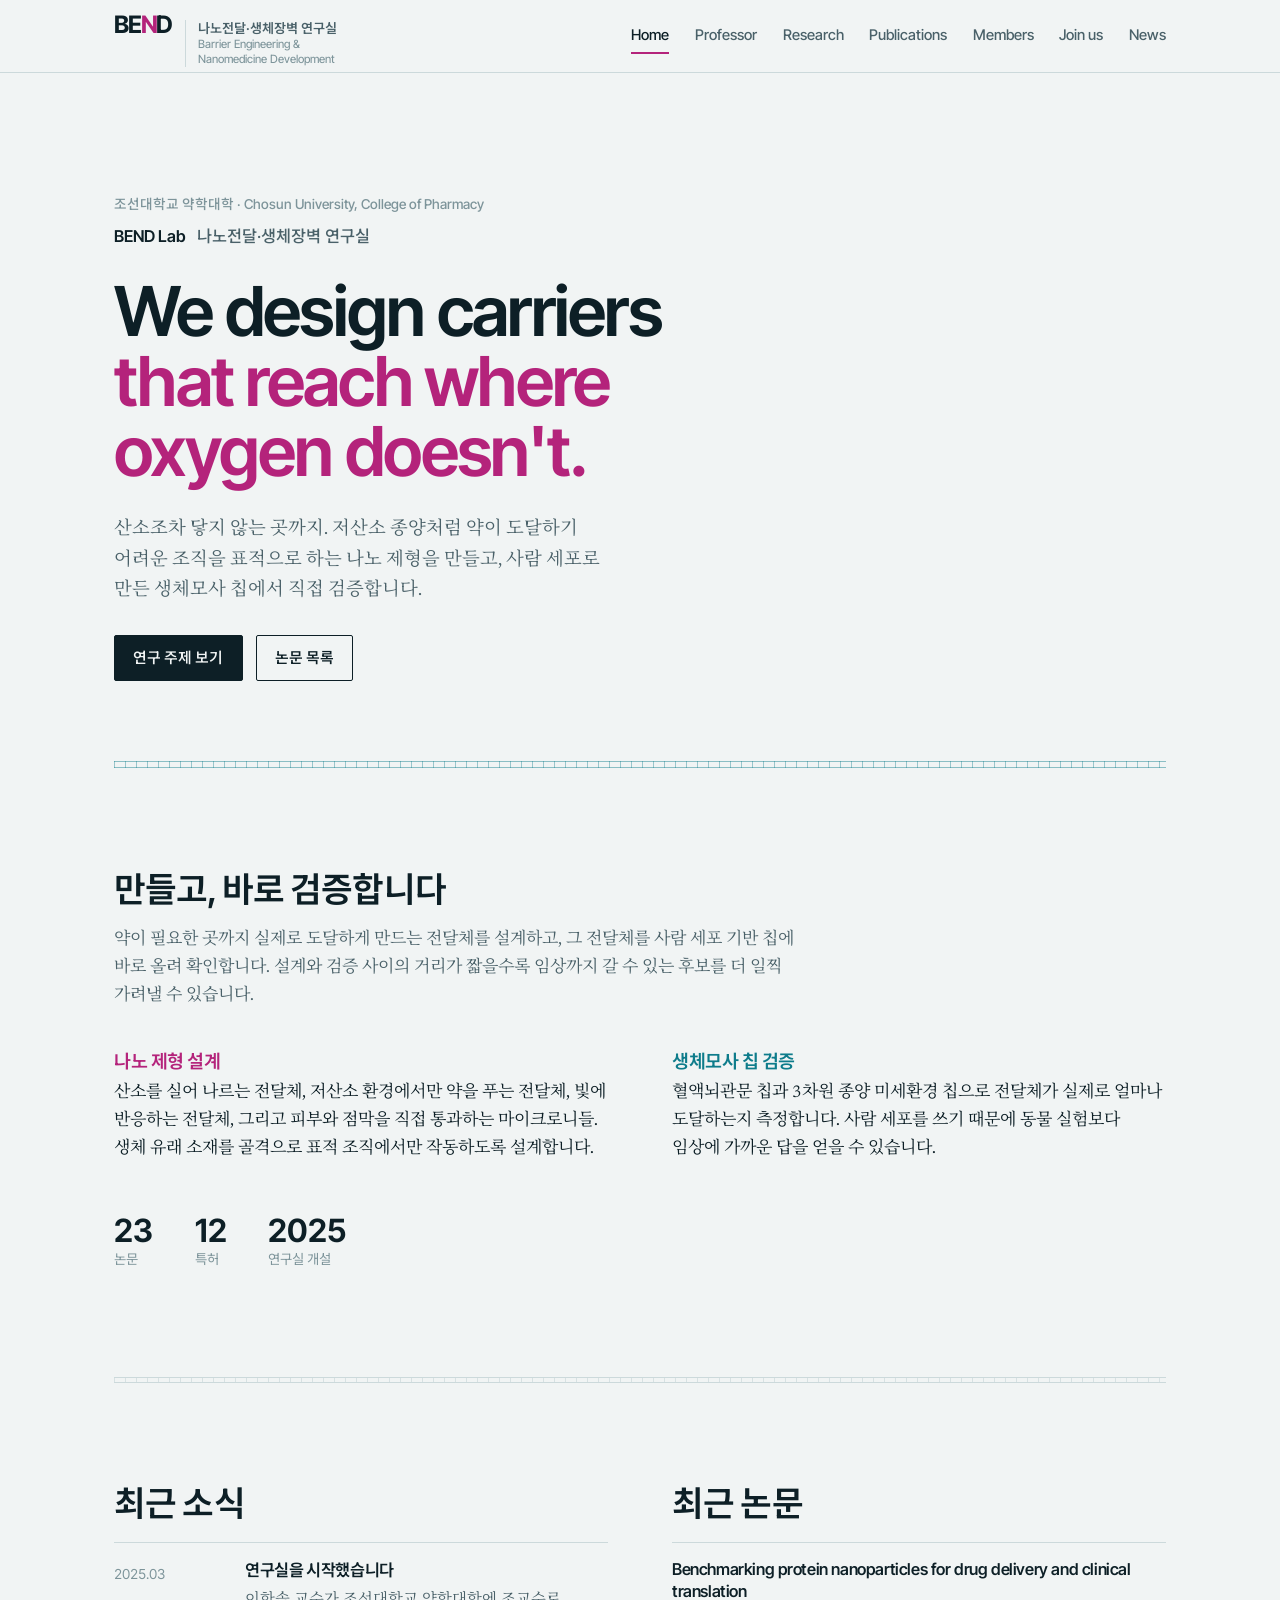
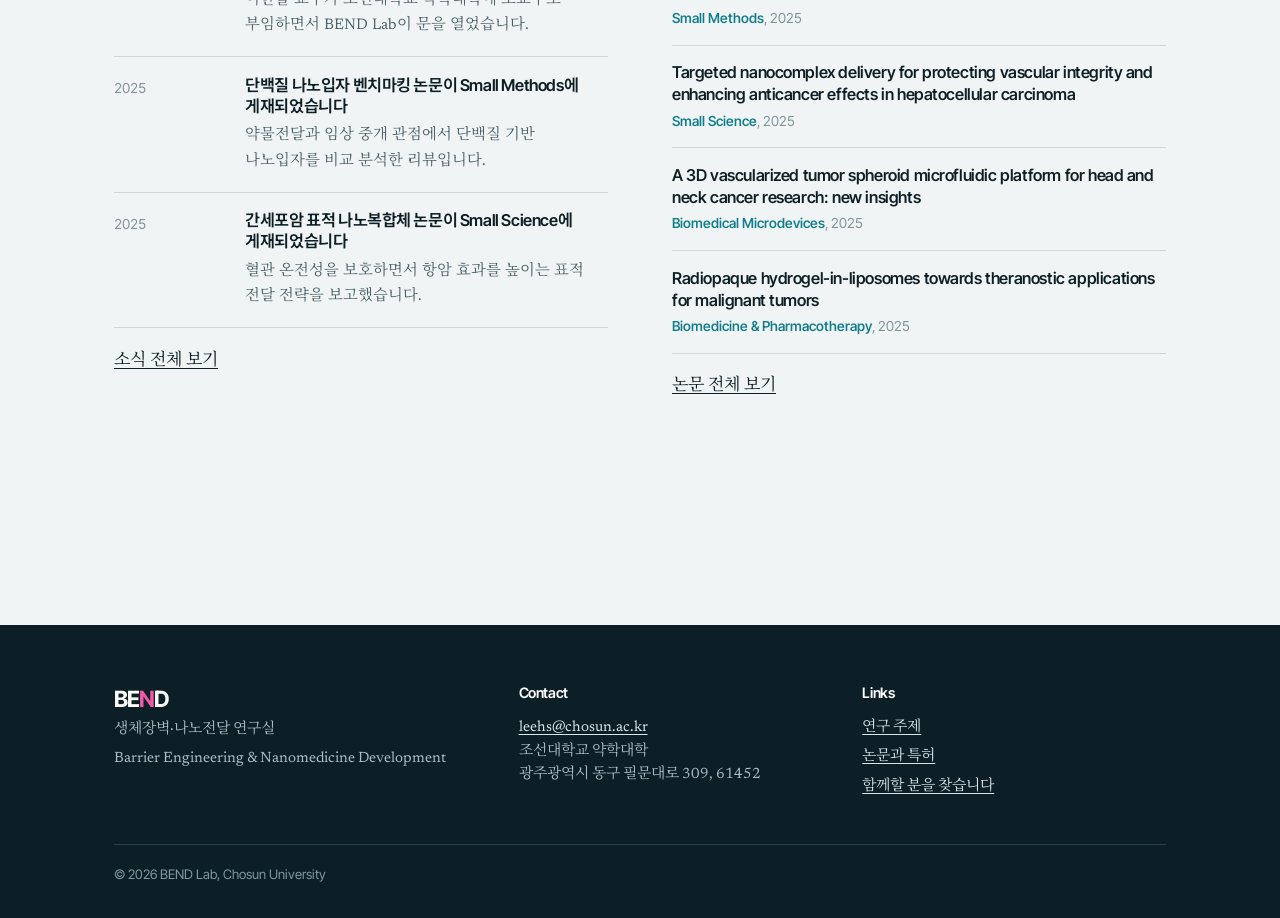
<file: index.html>
<!DOCTYPE html>
<html lang="ko">
<head>
<meta charset="utf-8">
<meta name="viewport" content="width=device-width, initial-scale=1">
<title>BEND Lab — Barrier Engineering &amp; Nanomedicine Development</title>
<meta name="description" content="조선대학교 약학대학 BEND Lab. 생체 장벽을 모사하는 칩을 만들고, 그 장벽을 넘는 나노의약품을 설계합니다.">
<link rel="preconnect" href="https://fonts.googleapis.com">
<link rel="preconnect" href="https://fonts.gstatic.com" crossorigin>
<link href="https://fonts.googleapis.com/css2?family=Inter+Tight:wght@400;500;600;700&family=Newsreader:opsz,wght@6..72,400;6..72,500;6..72,600&family=Noto+Sans+KR:wght@400;500;700&family=Noto+Serif+KR:wght@400;600&display=swap" rel="stylesheet">
<link rel="stylesheet" href="assets/css/style.css">
</head>
<body>

<header class="site-head">
  <div class="wrap head-inner">
    <a class="brand" href="index.html">
      <span class="brand-mark">BE<span>N</span>D</span>
      <span class="brand-sub"><b>나노전달·생체장벽 연구실</b>Barrier Engineering &amp; Nanomedicine Development</span>
    </a>
    <button class="nav-toggle" aria-expanded="false" aria-controls="nav">메뉴</button>
    <nav class="nav" id="nav">
      <a href="index.html">Home</a>
      <a href="professor.html">Professor</a>
      <a href="research.html">Research</a>
      <a href="publications.html">Publications</a>
      <a href="members.html">Members</a>
      <a href="join.html">Join us</a>
      <a href="news.html">News</a>
    </nav>
  </div>
</header>

<main>

  <section class="hero">
    <div class="wrap">
      <p class="hero-affil">조선대학교 약학대학 · Chosun University, College of Pharmacy</p>
      <p class="hero-name">BEND Lab <span>나노전달·생체장벽 연구실</span></p>
      <h1>
        We design carriers<br>
        <span class="cross">that reach where oxygen doesn't.</span>
      </h1>
      <p class="hero-lede">
        산소조차 닿지 않는 곳까지. 저산소 종양처럼 약이 도달하기 어려운 조직을
        표적으로 하는 나노 제형을 만들고, 사람 세포로 만든 생체모사 칩에서 직접 검증합니다.
      </p>
      <div class="hero-actions">
        <a class="btn btn-solid" href="research.html">연구 주제 보기</a>
        <a class="btn" href="publications.html">논문 목록</a>
      </div>
    </div>
  </section>

  <div class="wrap"><div class="membrane membrane--live"></div></div>

  <section class="section">
    <div class="wrap">
      <div class="section-head narrow">
        <h2>만들고, 바로 검증합니다</h2>
        <p>
          약이 필요한 곳까지 실제로 도달하게 만드는 전달체를 설계하고,
          그 전달체를 사람 세포 기반 칩에 바로 올려 확인합니다.
          설계와 검증 사이의 거리가 짧을수록 임상까지 갈 수 있는 후보를 더 일찍 가려낼 수 있습니다.
        </p>
      </div>

      <div class="two-col">
        <div>
          <h3 style="color:var(--signal)">나노 제형 설계</h3>
          <p>
            산소를 실어 나르는 전달체, 저산소 환경에서만 약을 푸는 전달체, 빛에 반응하는 전달체,
            그리고 피부와 점막을 직접 통과하는 마이크로니들. 생체 유래 소재를 골격으로
            표적 조직에서만 작동하도록 설계합니다.
          </p>
        </div>
        <div>
          <h3 style="color:var(--membrane)">생체모사 칩 검증</h3>
          <p>
            혈액뇌관문 칩과 3차원 종양 미세환경 칩으로 전달체가 실제로 얼마나 도달하는지 측정합니다.
            사람 세포를 쓰기 때문에 동물 실험보다 임상에 가까운 답을 얻을 수 있습니다.
          </p>
        </div>
      </div>

      <div class="stat-row">
        <div class="stat"><b>23</b><span>논문</span></div>
        <div class="stat"><b>12</b><span>특허</span></div>
        <div class="stat"><b>2025</b><span>연구실 개설</span></div>
      </div>
    </div>
  </section>

  <div class="wrap"><div class="membrane"></div></div>

  <section class="section">
    <div class="wrap two-col">
      <div>
        <h2>최근 소식</h2>
        <ul class="news-list" id="news-list" data-limit="3"></ul>
        <p style="margin-top:1.2rem"><a href="news.html">소식 전체 보기</a></p>
      </div>
      <div>
        <h2>최근 논문</h2>
        <div id="recent-pubs"></div>
        <p style="margin-top:1.2rem"><a href="publications.html">논문 전체 보기</a></p>
      </div>
    </div>
  </section>

</main>

<footer class="site-foot">
  <div class="wrap">
    <div class="foot-grid">
      <div>
        <div class="foot-mark">BE<span>N</span>D</div>
        <p>생체장벽·나노전달 연구실</p>
        <p>Barrier Engineering &amp; Nanomedicine Development</p>
      </div>
      <div>
        <h4>Contact</h4>
        <address>
          <a href="mailto:leehs@chosun.ac.kr">leehs@chosun.ac.kr</a><br>
          조선대학교 약학대학<br>
          광주광역시 동구 필문대로 309, 61452
        </address>
      </div>
      <div>
        <h4>Links</h4>
        <p><a href="research.html">연구 주제</a></p>
        <p><a href="publications.html">논문과 특허</a></p>
        <p><a href="join.html">함께할 분을 찾습니다</a></p>
      </div>
    </div>
    <div class="foot-bottom">© <span class="js-year"></span> BEND Lab, Chosun University</div>
  </div>
</footer>

<script src="assets/js/data.js"></script>
<script src="assets/js/site.js"></script>
</body>
</html>
</file>
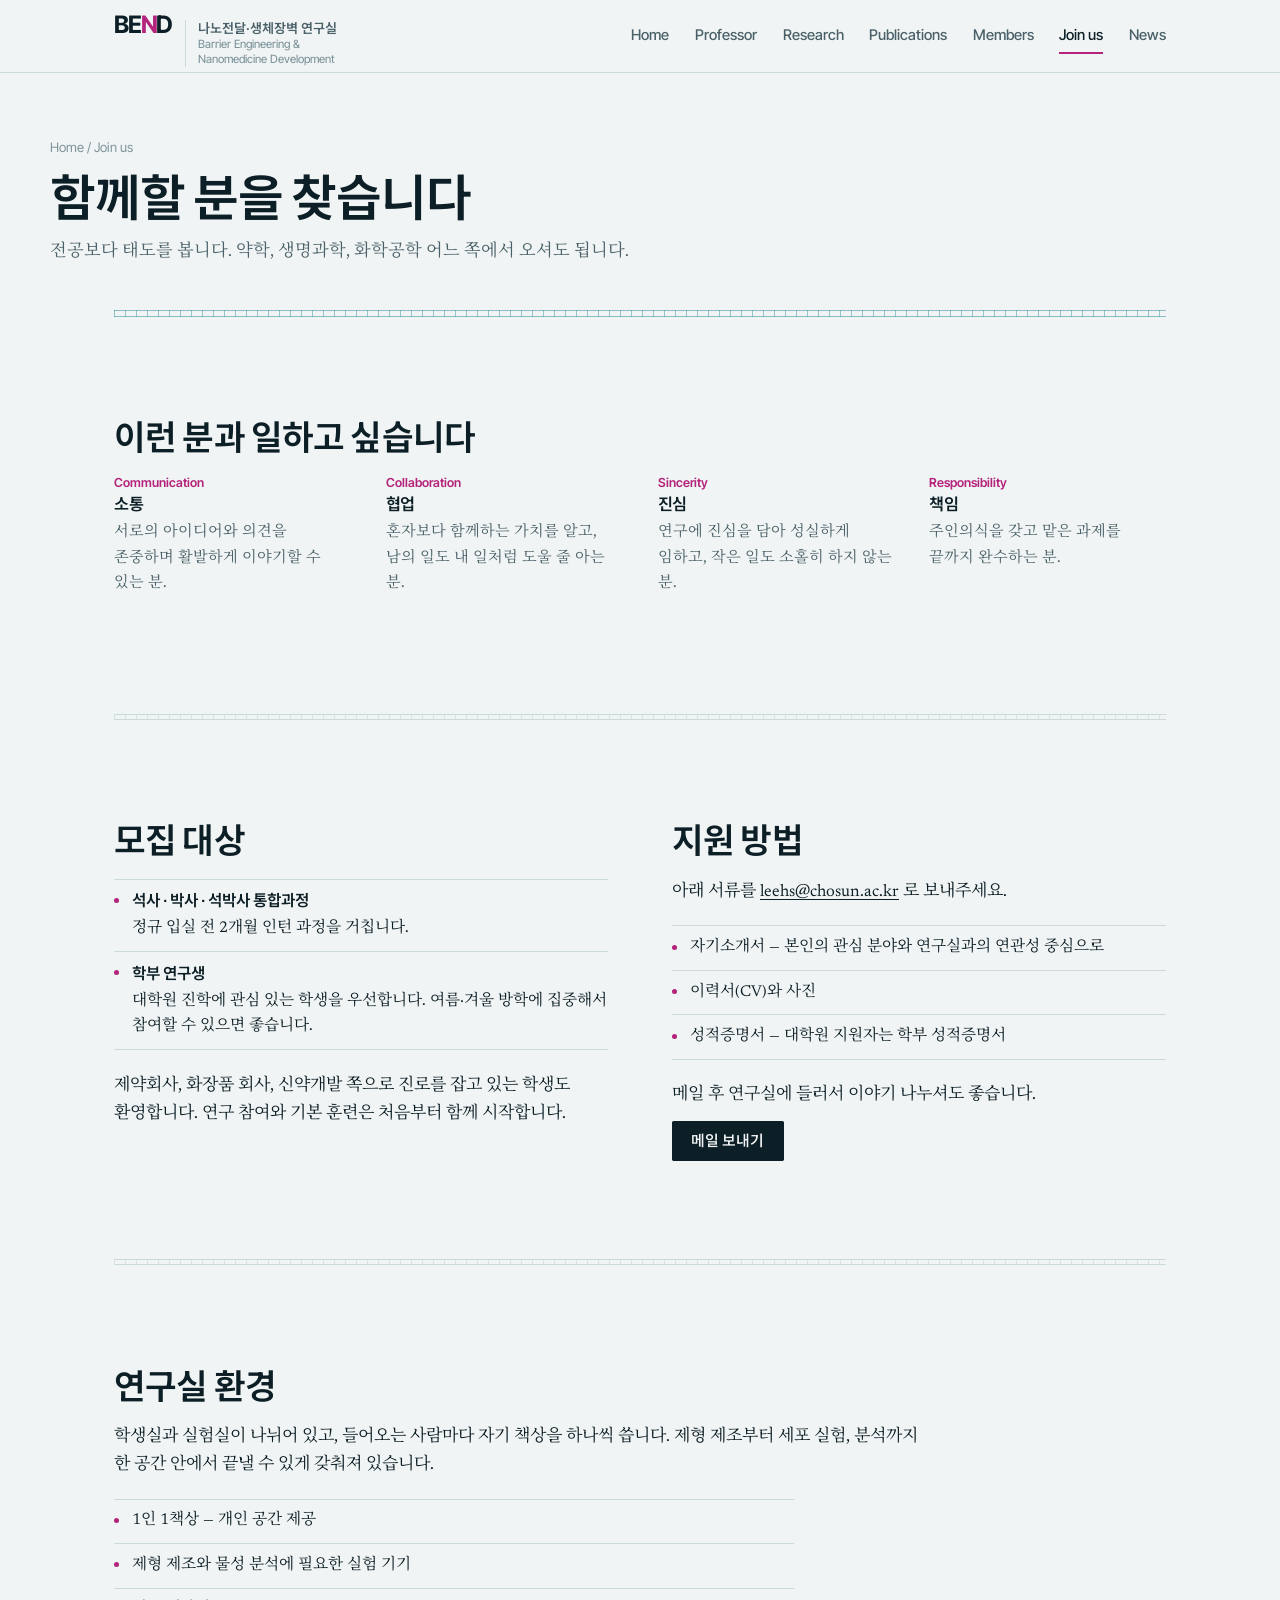
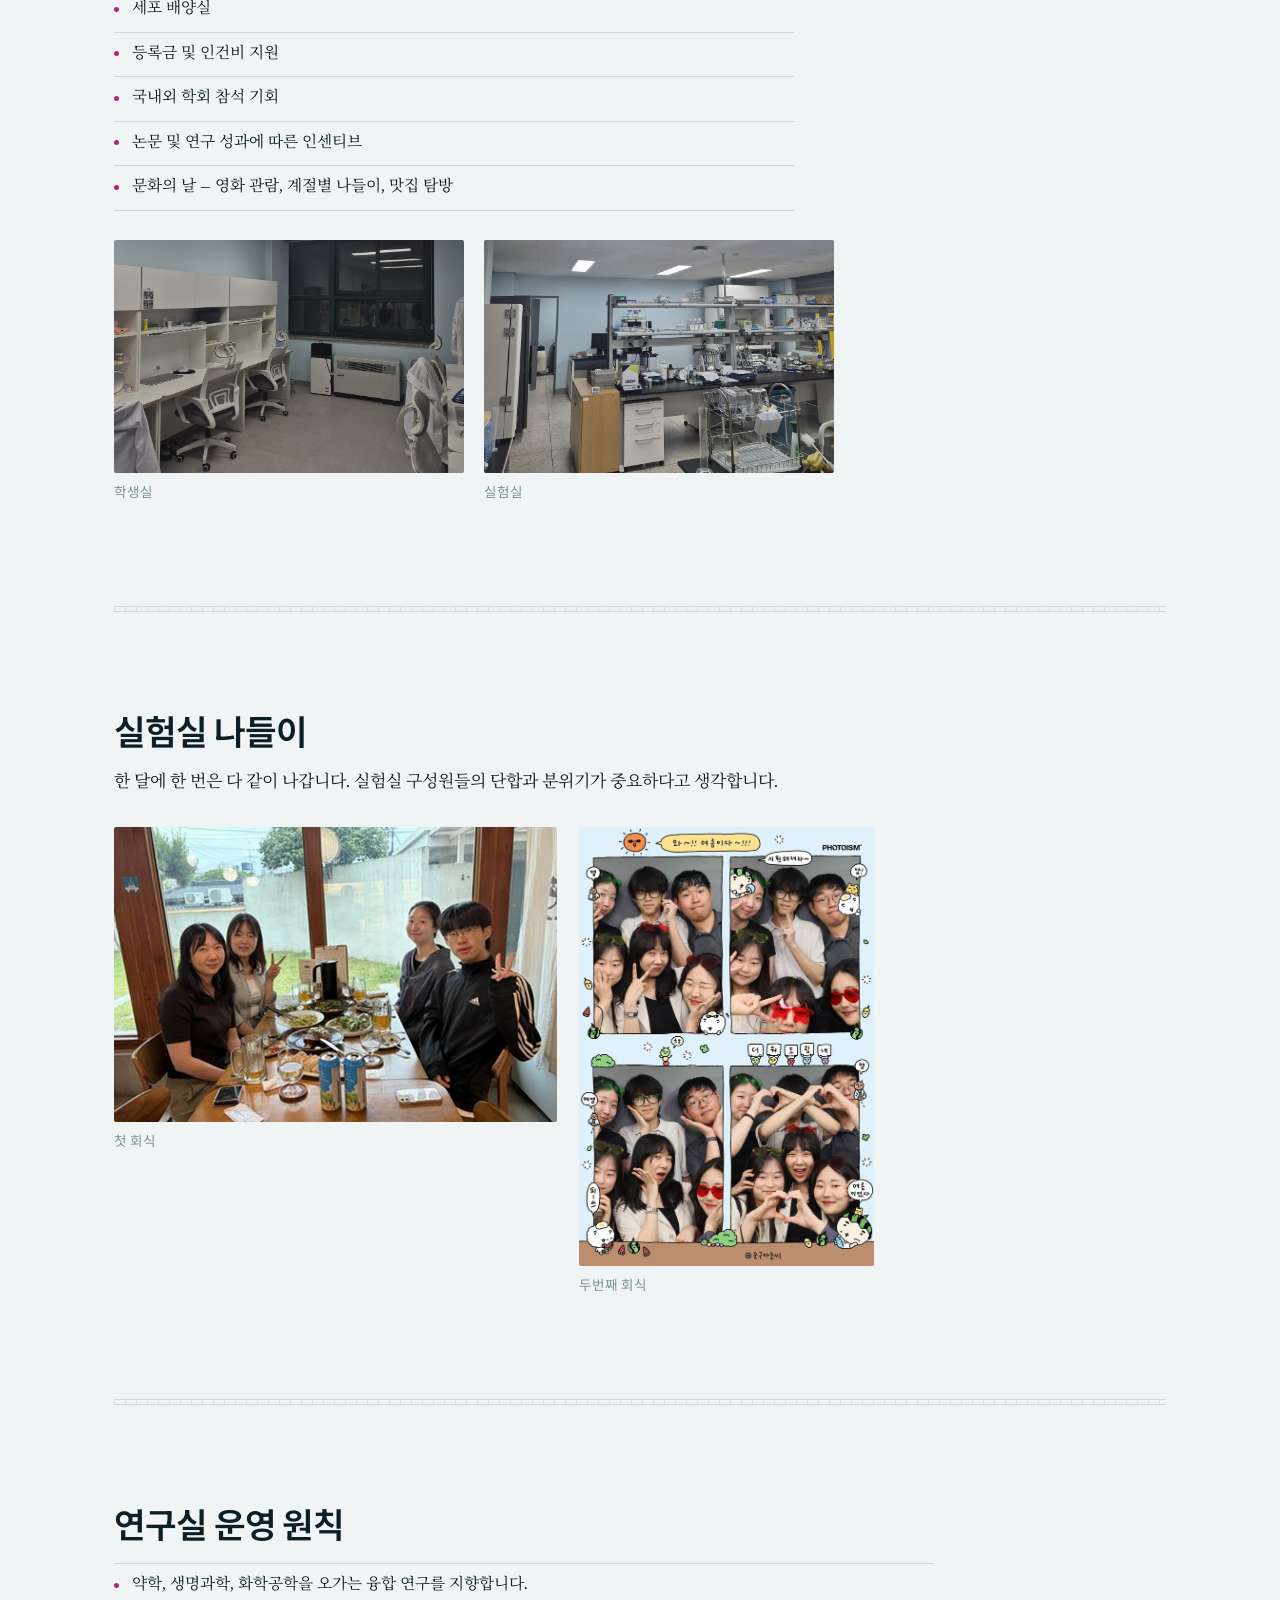
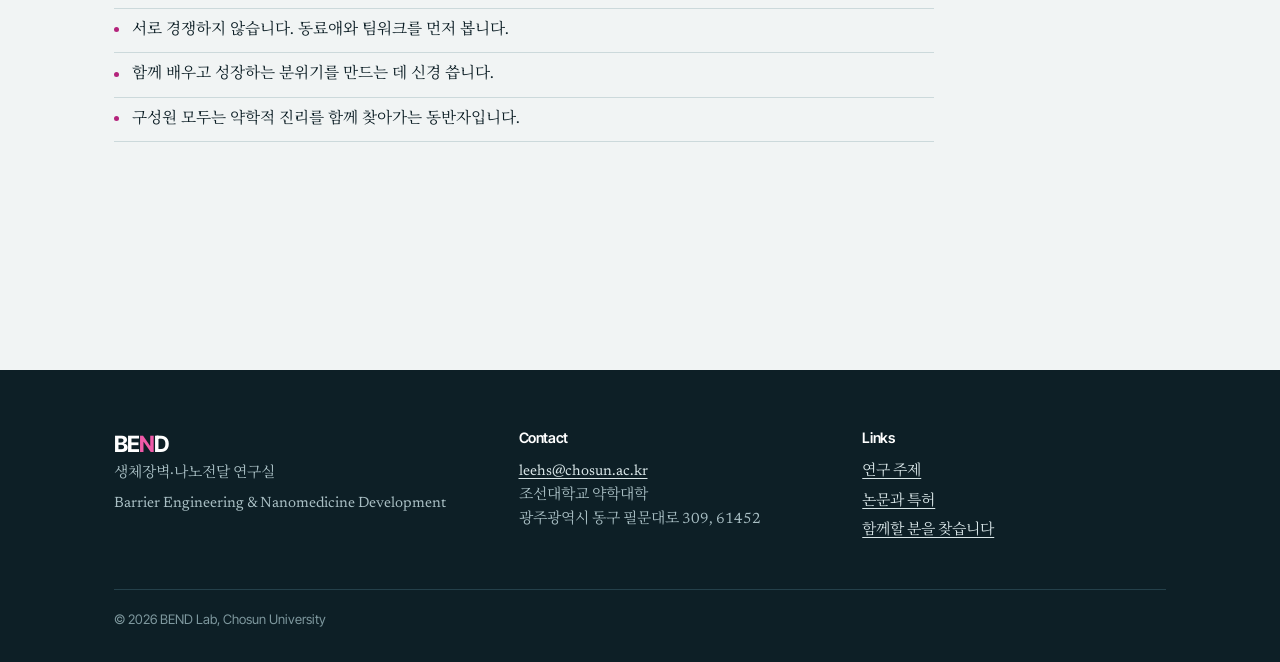
<file: join.html>
<!DOCTYPE html>
<html lang="ko">
<head>
<meta charset="utf-8">
<meta name="viewport" content="width=device-width, initial-scale=1">
<title>Join us — BEND Lab</title>
<meta name="description" content="BEND Lab 대학원생·학부연구생 모집 안내, 연구실 환경과 지원 방법.">
<link rel="preconnect" href="https://fonts.googleapis.com">
<link rel="preconnect" href="https://fonts.gstatic.com" crossorigin>
<link href="https://fonts.googleapis.com/css2?family=Inter+Tight:wght@400;500;600;700&family=Newsreader:opsz,wght@6..72,400;6..72,500;6..72,600&family=Noto+Sans+KR:wght@400;500;700&family=Noto+Serif+KR:wght@400;600&display=swap" rel="stylesheet">
<link rel="stylesheet" href="assets/css/style.css">
</head>
<body>

<header class="site-head">
  <div class="wrap head-inner">
    <a class="brand" href="index.html">
      <span class="brand-mark">BE<span>N</span>D</span>
      <span class="brand-sub"><b>나노전달·생체장벽 연구실</b>Barrier Engineering &amp; Nanomedicine Development</span>
    </a>
    <button class="nav-toggle" aria-expanded="false" aria-controls="nav">메뉴</button>
    <nav class="nav" id="nav">
      <a href="index.html">Home</a>
      <a href="professor.html">Professor</a>
      <a href="research.html">Research</a>
      <a href="publications.html">Publications</a>
      <a href="members.html">Members</a>
      <a href="join.html">Join us</a>
      <a href="news.html">News</a>
    </nav>
  </div>
</header>

<main>
  <div class="wrap page-head">
    <p class="crumb"><a href="index.html">Home</a> / Join us</p>
    <h1>함께할 분을 찾습니다</h1>
    <p class="sub narrow">
      전공보다 태도를 봅니다. 약학, 생명과학, 화학공학 어느 쪽에서 오셔도 됩니다.
    </p>
  </div>

  <div class="wrap"><div class="membrane membrane--live"></div></div>

  <section class="section">
    <div class="wrap">
      <h2>이런 분과 일하고 싶습니다</h2>
      <div class="values">
        <div class="value">
          <h3><span class="en">Communication</span>소통</h3>
          <p>서로의 아이디어와 의견을 존중하며 활발하게 이야기할 수 있는 분.</p>
        </div>
        <div class="value">
          <h3><span class="en">Collaboration</span>협업</h3>
          <p>혼자보다 함께하는 가치를 알고, 남의 일도 내 일처럼 도울 줄 아는 분.</p>
        </div>
        <div class="value">
          <h3><span class="en">Sincerity</span>진심</h3>
          <p>연구에 진심을 담아 성실하게 임하고, 작은 일도 소홀히 하지 않는 분.</p>
        </div>
        <div class="value">
          <h3><span class="en">Responsibility</span>책임</h3>
          <p>주인의식을 갖고 맡은 과제를 끝까지 완수하는 분.</p>
        </div>
      </div>
    </div>
  </section>

  <div class="wrap"><div class="membrane"></div></div>

  <section class="section">
    <div class="wrap two-col">
      <div>
        <h2>모집 대상</h2>
        <ul class="plainlist">
          <li><strong>석사 · 박사 · 석박사 통합과정</strong><br>정규 입실 전 2개월 인턴 과정을 거칩니다.</li>
          <li><strong>학부 연구생</strong><br>대학원 진학에 관심 있는 학생을 우선합니다. 여름·겨울 방학에 집중해서 참여할 수 있으면 좋습니다.</li>
        </ul>
        <p>
          제약회사, 화장품 회사, 신약개발 쪽으로 진로를 잡고 있는 학생도 환영합니다.
          연구 참여와 기본 훈련은 처음부터 함께 시작합니다.
        </p>
      </div>
      <div>
        <h2>지원 방법</h2>
        <p>아래 서류를 <a href="mailto:leehs@chosun.ac.kr">leehs@chosun.ac.kr</a> 로 보내주세요.</p>
        <ul class="plainlist">
          <li>자기소개서 — 본인의 관심 분야와 연구실과의 연관성 중심으로</li>
          <li>이력서(CV)와 사진</li>
          <li>성적증명서 — 대학원 지원자는 학부 성적증명서</li>
        </ul>
        <p>메일 후 연구실에 들러서 이야기 나누셔도 좋습니다.</p>
        <a class="btn btn-solid" href="mailto:leehs@chosun.ac.kr">메일 보내기</a>
      </div>
    </div>
  </section>

  <div class="wrap"><div class="membrane"></div></div>

  <section class="section">
    <div class="wrap">
      <h2>연구실 환경</h2>
      <p class="narrow">
        학생실과 실험실이 나뉘어 있고, 들어오는 사람마다 자기 책상을 하나씩 씁니다.
        제형 제조부터 세포 실험, 분석까지 한 공간 안에서 끝낼 수 있게 갖춰져 있습니다.
      </p>
      <ul class="plainlist">
        <li>1인 1책상 — 개인 공간 제공</li>
        <li>제형 제조와 물성 분석에 필요한 실험 기기</li>
        <li>세포 배양실</li>
        <li>등록금 및 인건비 지원</li>
        <li>국내외 학회 참석 기회</li>
        <li>논문 및 연구 성과에 따른 인센티브</li>
        <li>문화의 날 — 영화 관람, 계절별 나들이, 맛집 탐방</li>
      </ul>

      <div class="photo-row">
        <figure>
          <img src="assets/img/lab-desk.jpg" alt="학생실" loading="lazy">
          <figcaption>학생실</figcaption>
        </figure>
        <figure>
          <img src="assets/img/lab-bench.jpg" alt="실험실" loading="lazy">
          <figcaption>실험실</figcaption>
        </figure>
      </div>
    </div>
  </section>

  <div class="wrap"><div class="membrane"></div></div>

  <section class="section">
    <div class="wrap">
      <h2>실험실 나들이</h2>
      <p class="narrow">
        한 달에 한 번은 다 같이 나갑니다. 
        실험실 구성원들의 단합과 분위기가 중요하다고 생각합니다.
      </p>
      <div class="gallery">
        <figure class="shot">
          <img src="assets/img/team-dinner.jpg" alt="연구실 구성원 식사 모임" loading="lazy">
          <figcaption>첫 회식</figcaption>
        </figure>
        <figure>
          <img src="assets/img/team-photobooth.jpg" alt="연구실 구성원 네컷 사진" loading="lazy">
          <figcaption>두번째 회식</figcaption>
        </figure>
      </div>
    </div>
  </section>

  <div class="wrap"><div class="membrane"></div></div>

  <section class="section">
    <div class="wrap narrow">
      <h2>연구실 운영 원칙</h2>
      <ul class="plainlist">
        <li>약학, 생명과학, 화학공학을 오가는 융합 연구를 지향합니다.</li>
        <li>서로 경쟁하지 않습니다. 동료애와 팀워크를 먼저 봅니다.</li>
        <li>함께 배우고 성장하는 분위기를 만드는 데 신경 씁니다.</li>
        <li>구성원 모두는 약학적 진리를 함께 찾아가는 동반자입니다.</li>
      </ul>
    </div>
  </section>
</main>

<footer class="site-foot">
  <div class="wrap">
    <div class="foot-grid">
      <div>
        <div class="foot-mark">BE<span>N</span>D</div>
        <p>생체장벽·나노전달 연구실</p>
        <p>Barrier Engineering &amp; Nanomedicine Development</p>
      </div>
      <div>
        <h4>Contact</h4>
        <address>
          <a href="mailto:leehs@chosun.ac.kr">leehs@chosun.ac.kr</a><br>
          조선대학교 약학대학<br>
          광주광역시 동구 필문대로 309, 61452
        </address>
      </div>
      <div>
        <h4>Links</h4>
        <p><a href="research.html">연구 주제</a></p>
        <p><a href="publications.html">논문과 특허</a></p>
        <p><a href="join.html">함께할 분을 찾습니다</a></p>
      </div>
    </div>
    <div class="foot-bottom">© <span class="js-year"></span> BEND Lab, Chosun University</div>
  </div>
</footer>

<script src="assets/js/data.js"></script>
<script src="assets/js/site.js"></script>
</body>
</html>
</file>
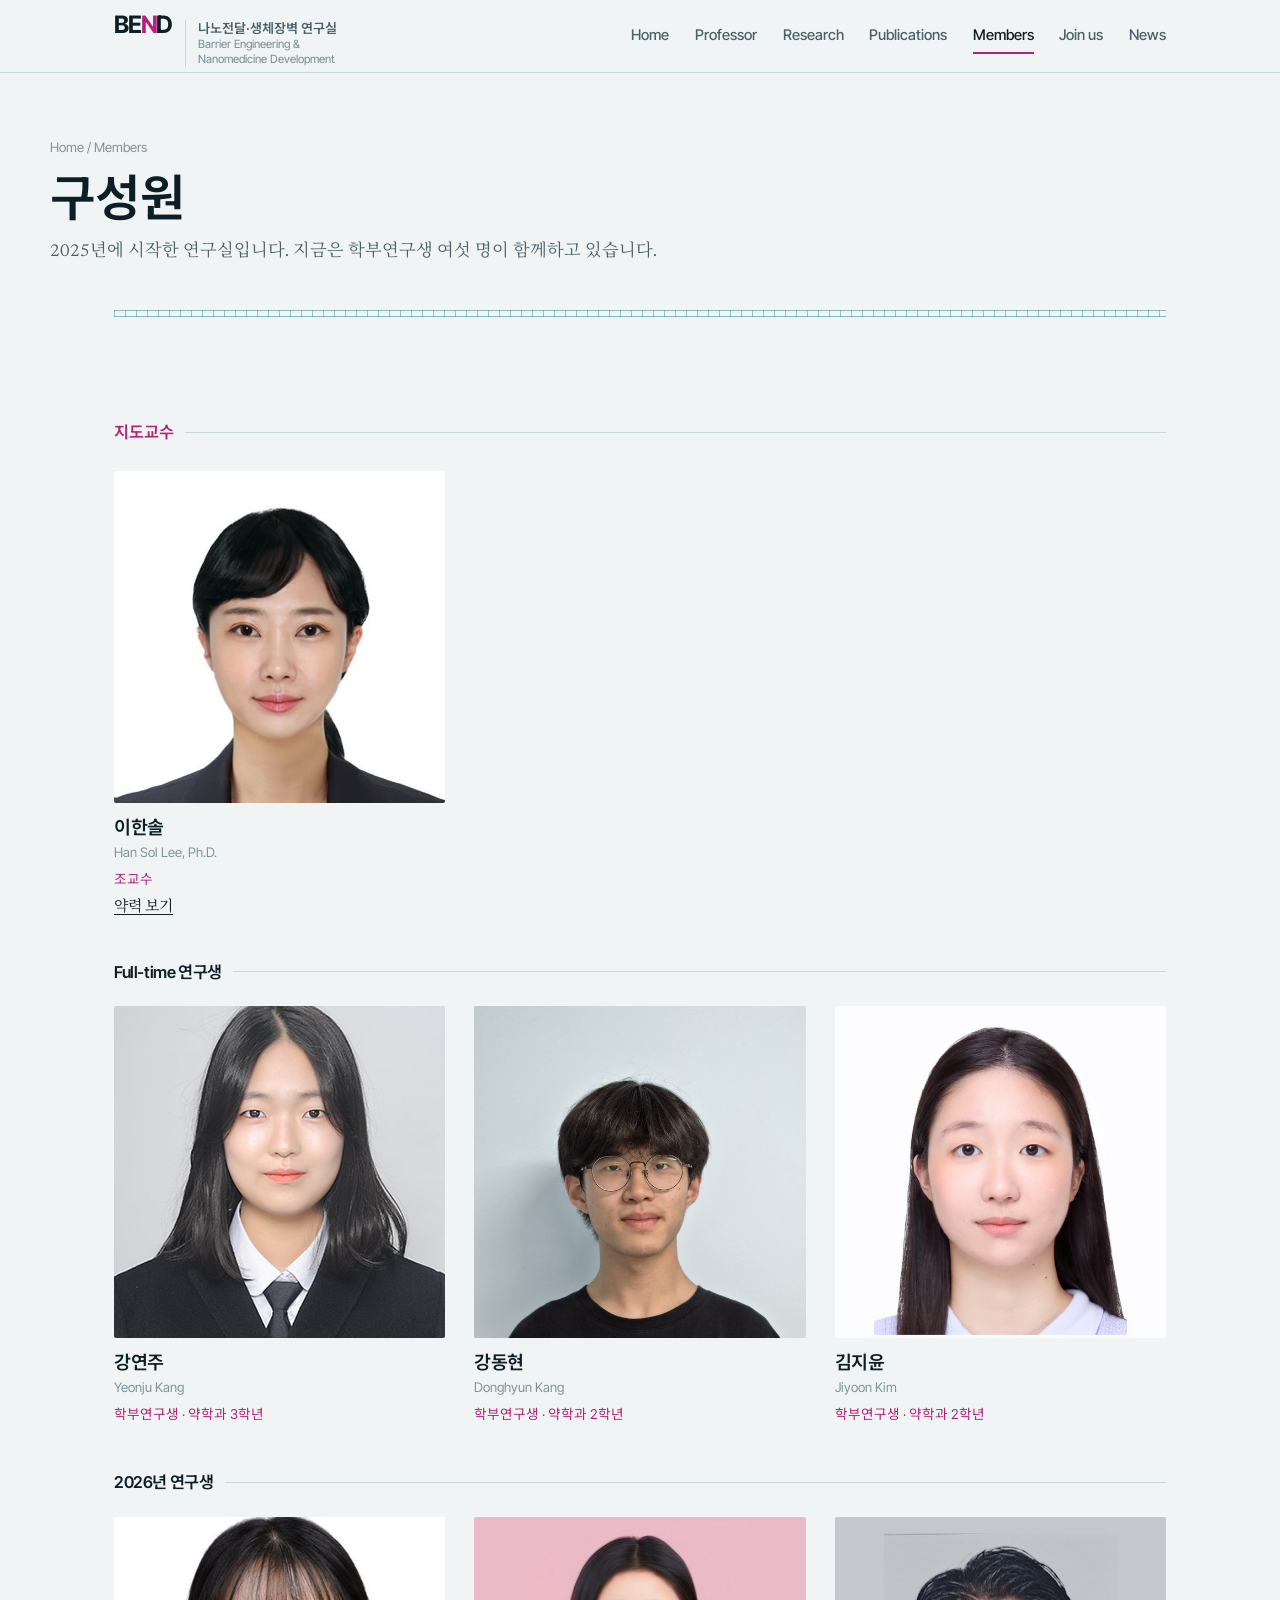
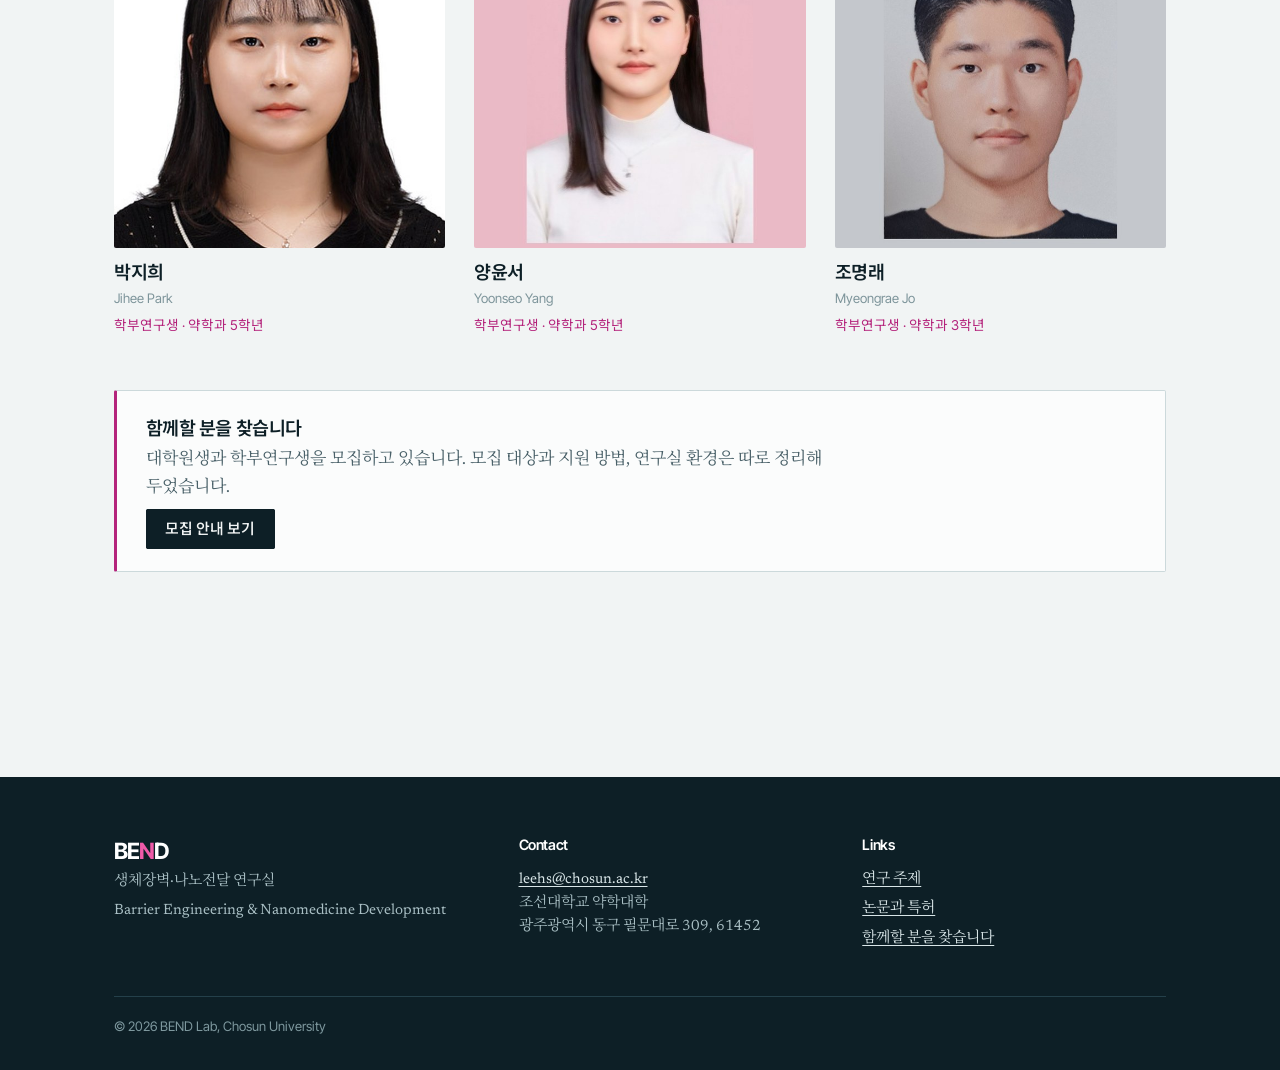
<file: members.html>
<!DOCTYPE html>
<html lang="ko">
<head>
<meta charset="utf-8">
<meta name="viewport" content="width=device-width, initial-scale=1">
<title>Members — BEND Lab</title>
<meta name="description" content="BEND Lab 구성원과 대학원생 모집 안내.">
<link rel="preconnect" href="https://fonts.googleapis.com">
<link rel="preconnect" href="https://fonts.gstatic.com" crossorigin>
<link href="https://fonts.googleapis.com/css2?family=Inter+Tight:wght@400;500;600;700&family=Newsreader:opsz,wght@6..72,400;6..72,500;6..72,600&family=Noto+Sans+KR:wght@400;500;700&family=Noto+Serif+KR:wght@400;600&display=swap" rel="stylesheet">
<link rel="stylesheet" href="assets/css/style.css">
</head>
<body>

<header class="site-head">
  <div class="wrap head-inner">
    <a class="brand" href="index.html">
      <span class="brand-mark">BE<span>N</span>D</span>
      <span class="brand-sub"><b>나노전달·생체장벽 연구실</b>Barrier Engineering &amp; Nanomedicine Development</span>
    </a>
    <button class="nav-toggle" aria-expanded="false" aria-controls="nav">메뉴</button>
    <nav class="nav" id="nav">
      <a href="index.html">Home</a>
      <a href="professor.html">Professor</a>
      <a href="research.html">Research</a>
      <a href="publications.html">Publications</a>
      <a href="members.html">Members</a>
      <a href="join.html">Join us</a>
      <a href="news.html">News</a>
    </nav>
  </div>
</header>

<main>
  <div class="wrap page-head">
    <p class="crumb"><a href="index.html">Home</a> / Members</p>
    <h1>구성원</h1>
    <p class="sub narrow">2025년에 시작한 연구실입니다. 지금은 학부연구생 여섯 명이 함께하고 있습니다.</p>
  </div>

  <div class="wrap"><div class="membrane membrane--live"></div></div>

  <section class="section">
    <div class="wrap">
      <div class="axis-label" style="color:var(--signal)">지도교수</div>
      <div class="member-grid" style="margin-bottom:1rem">
        <div class="member">
          <img class="member-photo" src="assets/img/pi-square.jpg" alt="이한솔 교수">
          <h3>이한솔</h3>
          <p class="name-en">Han Sol Lee, Ph.D.</p>
          <p class="role">조교수</p>
          <p class="focus"><a href="professor.html">약력 보기</a></p>
        </div>
      </div>

      <div id="member-grid"></div>

      <div class="recruit">
        <h3>함께할 분을 찾습니다</h3>
        <p>
          대학원생과 학부연구생을 모집하고 있습니다. 모집 대상과 지원 방법,
          연구실 환경은 따로 정리해 두었습니다.
        </p>
        <a class="btn btn-solid" href="join.html">모집 안내 보기</a>
      </div>
    </div>
  </section>

  <section class="section" style="padding-top:0">
    <div class="wrap">
      <h2>졸업생</h2>
      <ul class="timeline" id="alumni-list"></ul>
    </div>
  </section>

</main>

<footer class="site-foot">
  <div class="wrap">
    <div class="foot-grid">
      <div>
        <div class="foot-mark">BE<span>N</span>D</div>
        <p>생체장벽·나노전달 연구실</p>
        <p>Barrier Engineering &amp; Nanomedicine Development</p>
      </div>
      <div>
        <h4>Contact</h4>
        <address>
          <a href="mailto:leehs@chosun.ac.kr">leehs@chosun.ac.kr</a><br>
          조선대학교 약학대학<br>
          광주광역시 동구 필문대로 309, 61452
        </address>
      </div>
      <div>
        <h4>Links</h4>
        <p><a href="research.html">연구 주제</a></p>
        <p><a href="publications.html">논문과 특허</a></p>
        <p><a href="join.html">함께할 분을 찾습니다</a></p>
      </div>
    </div>
    <div class="foot-bottom">© <span class="js-year"></span> BEND Lab, Chosun University</div>
  </div>
</footer>

<script src="assets/js/data.js"></script>
<script src="assets/js/site.js"></script>
</body>
</html>
</file>
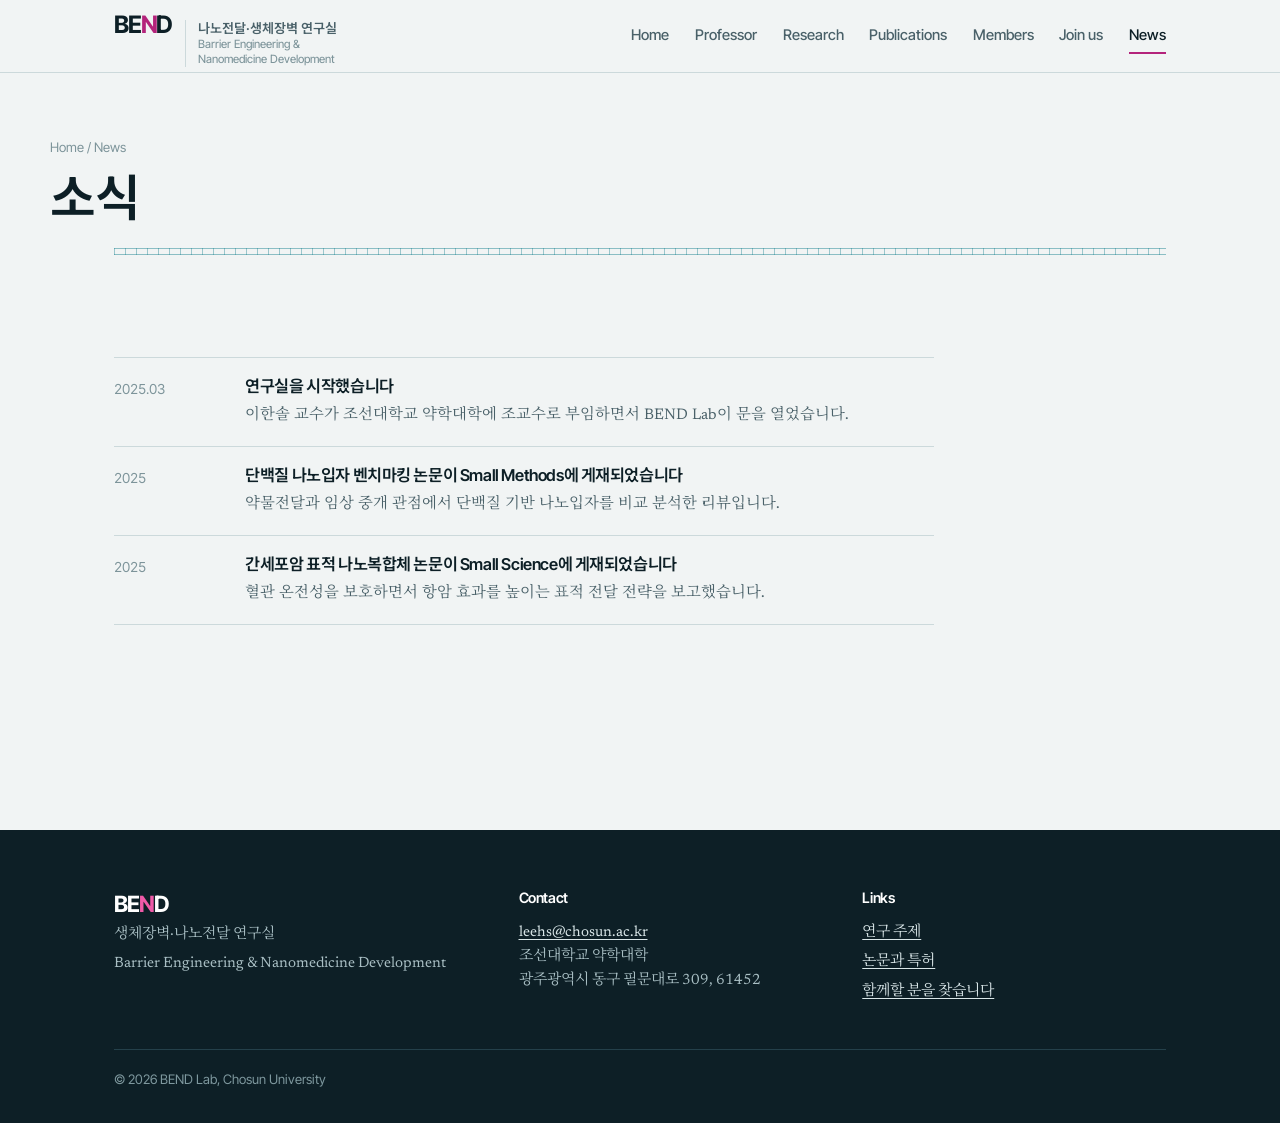
<file: news.html>
<!DOCTYPE html>
<html lang="ko">
<head>
<meta charset="utf-8">
<meta name="viewport" content="width=device-width, initial-scale=1">
<title>News — BEND Lab</title>
<meta name="description" content="BEND Lab 소식.">
<link rel="preconnect" href="https://fonts.googleapis.com">
<link rel="preconnect" href="https://fonts.gstatic.com" crossorigin>
<link href="https://fonts.googleapis.com/css2?family=Inter+Tight:wght@400;500;600;700&family=Newsreader:opsz,wght@6..72,400;6..72,500;6..72,600&family=Noto+Sans+KR:wght@400;500;700&family=Noto+Serif+KR:wght@400;600&display=swap" rel="stylesheet">
<link rel="stylesheet" href="assets/css/style.css">
</head>
<body>

<header class="site-head">
  <div class="wrap head-inner">
    <a class="brand" href="index.html">
      <span class="brand-mark">BE<span>N</span>D</span>
      <span class="brand-sub"><b>나노전달·생체장벽 연구실</b>Barrier Engineering &amp; Nanomedicine Development</span>
    </a>
    <button class="nav-toggle" aria-expanded="false" aria-controls="nav">메뉴</button>
    <nav class="nav" id="nav">
      <a href="index.html">Home</a>
      <a href="professor.html">Professor</a>
      <a href="research.html">Research</a>
      <a href="publications.html">Publications</a>
      <a href="members.html">Members</a>
      <a href="join.html">Join us</a>
      <a href="news.html">News</a>
    </nav>
  </div>
</header>

<main>
  <div class="wrap page-head">
    <p class="crumb"><a href="index.html">Home</a> / News</p>
    <h1>소식</h1>
  </div>

  <div class="wrap"><div class="membrane membrane--live"></div></div>

  <section class="section">
    <div class="wrap narrow">
      <ul class="news-list" id="news-list"></ul>
    </div>
  </section>
</main>

<footer class="site-foot">
  <div class="wrap">
    <div class="foot-grid">
      <div>
        <div class="foot-mark">BE<span>N</span>D</div>
        <p>생체장벽·나노전달 연구실</p>
        <p>Barrier Engineering &amp; Nanomedicine Development</p>
      </div>
      <div>
        <h4>Contact</h4>
        <address>
          <a href="mailto:leehs@chosun.ac.kr">leehs@chosun.ac.kr</a><br>
          조선대학교 약학대학<br>
          광주광역시 동구 필문대로 309, 61452
        </address>
      </div>
      <div>
        <h4>Links</h4>
        <p><a href="research.html">연구 주제</a></p>
        <p><a href="publications.html">논문과 특허</a></p>
        <p><a href="join.html">함께할 분을 찾습니다</a></p>
      </div>
    </div>
    <div class="foot-bottom">© <span class="js-year"></span> BEND Lab, Chosun University</div>
  </div>
</footer>

<script src="assets/js/data.js"></script>
<script src="assets/js/site.js"></script>
</body>
</html>
</file>
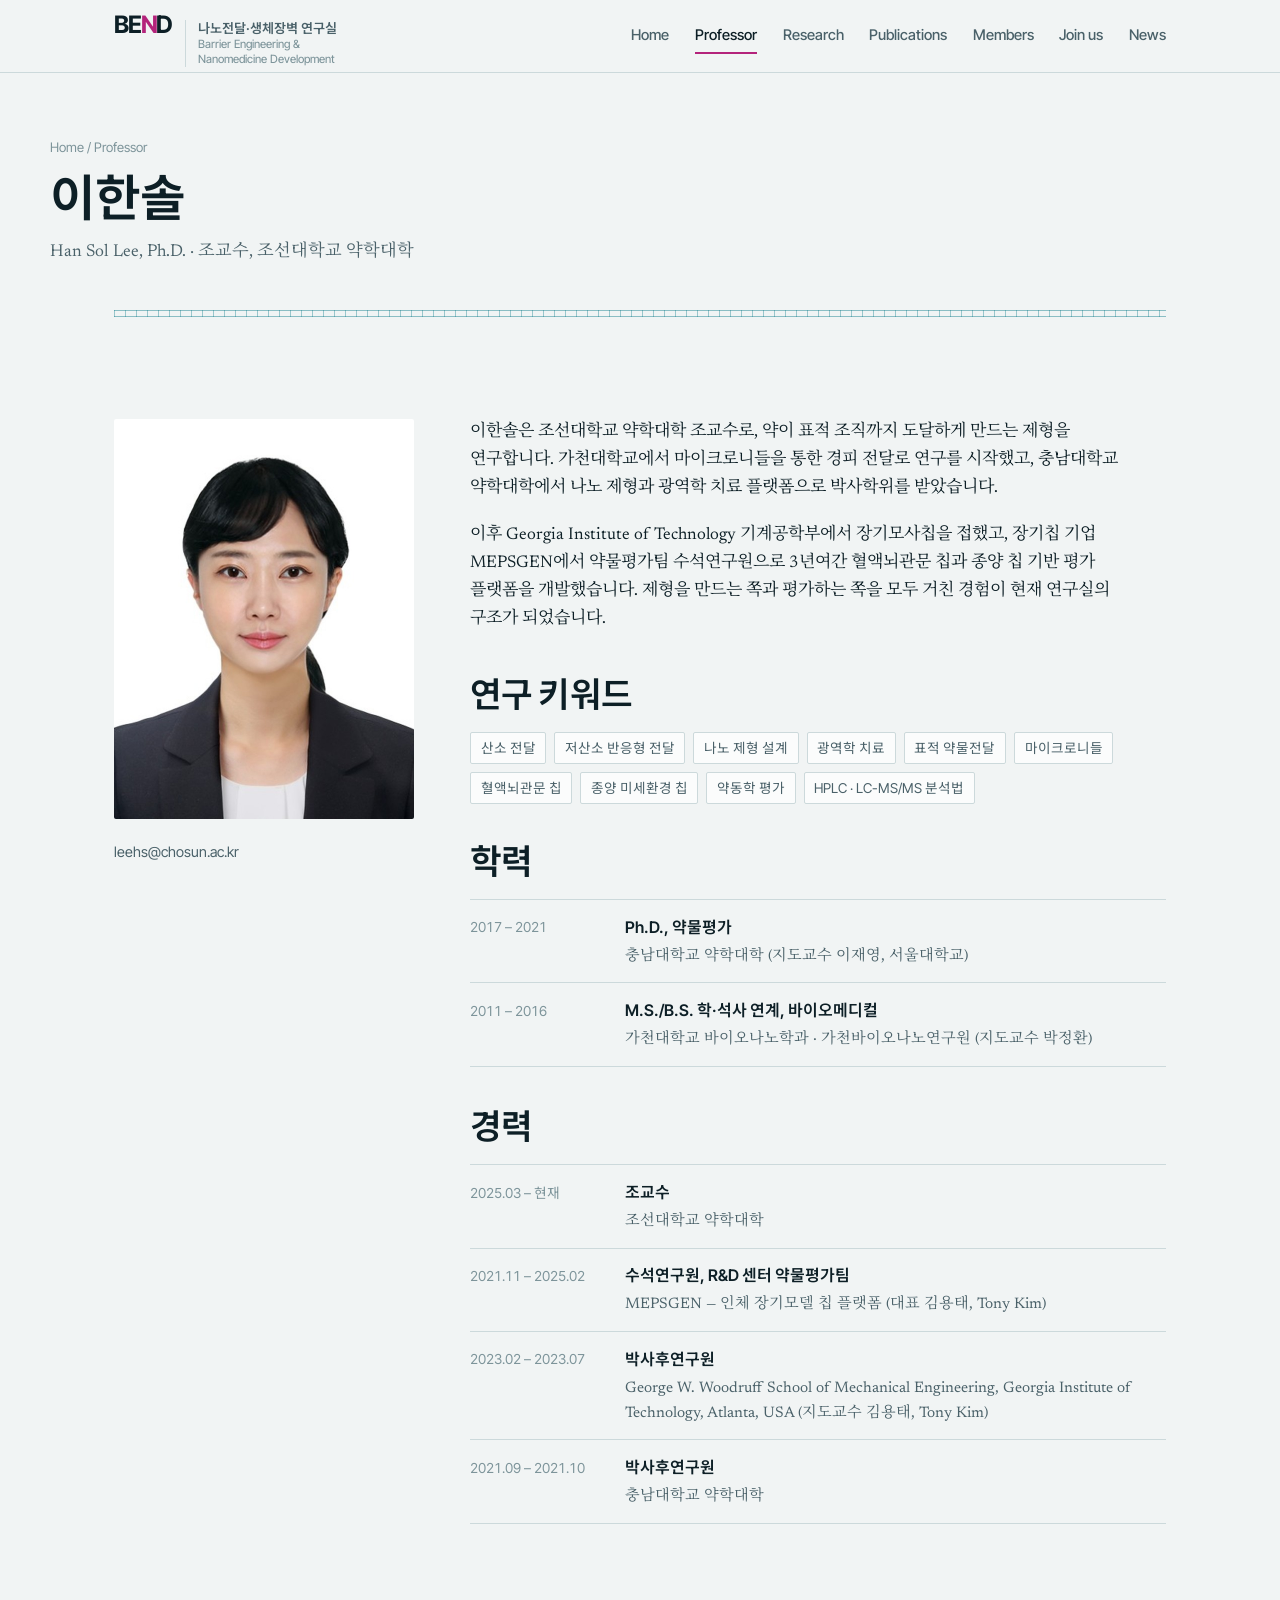
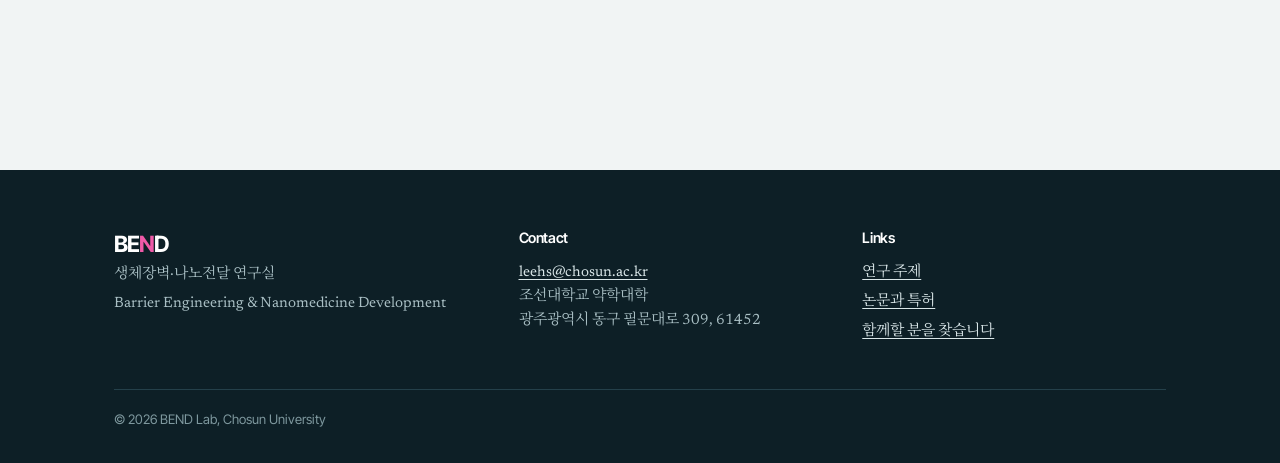
<file: professor.html>
<!DOCTYPE html>
<html lang="ko">
<head>
<meta charset="utf-8">
<meta name="viewport" content="width=device-width, initial-scale=1">
<title>Professor — BEND Lab</title>
<meta name="description" content="이한솔 교수. 조선대학교 약학대학 조교수. 생체모사 칩 기반 약물 평가와 나노 전달체 설계.">
<link rel="preconnect" href="https://fonts.googleapis.com">
<link rel="preconnect" href="https://fonts.gstatic.com" crossorigin>
<link href="https://fonts.googleapis.com/css2?family=Inter+Tight:wght@400;500;600;700&family=Newsreader:opsz,wght@6..72,400;6..72,500;6..72,600&family=Noto+Sans+KR:wght@400;500;700&family=Noto+Serif+KR:wght@400;600&display=swap" rel="stylesheet">
<link rel="stylesheet" href="assets/css/style.css">
</head>
<body>

<header class="site-head">
  <div class="wrap head-inner">
    <a class="brand" href="index.html">
      <span class="brand-mark">BE<span>N</span>D</span>
      <span class="brand-sub"><b>나노전달·생체장벽 연구실</b>Barrier Engineering &amp; Nanomedicine Development</span>
    </a>
    <button class="nav-toggle" aria-expanded="false" aria-controls="nav">메뉴</button>
    <nav class="nav" id="nav">
      <a href="index.html">Home</a>
      <a href="professor.html">Professor</a>
      <a href="research.html">Research</a>
      <a href="publications.html">Publications</a>
      <a href="members.html">Members</a>
      <a href="join.html">Join us</a>
      <a href="news.html">News</a>
    </nav>
  </div>
</header>

<main>
  <div class="wrap page-head">
    <p class="crumb"><a href="index.html">Home</a> / Professor</p>
    <h1>이한솔</h1>
    <p class="sub">Han Sol Lee, Ph.D. · 조교수, 조선대학교 약학대학</p>
  </div>

  <div class="wrap"><div class="membrane membrane--live"></div></div>

  <section class="section">
    <div class="wrap pi-grid">
      <div>
        <img class="pi-photo" src="assets/img/pi.jpg" alt="이한솔 교수">
        <div class="pi-contact">
          <a href="mailto:leehs@chosun.ac.kr">leehs@chosun.ac.kr</a>
        </div>
      </div>

      <div>
        <p>
          이한솔은 조선대학교 약학대학 조교수로, 약이 표적 조직까지 도달하게 만드는 제형을 연구합니다.
          가천대학교에서 마이크로니들을 통한 경피 전달로 연구를 시작했고,
          충남대학교 약학대학에서 나노 제형과 광역학 치료 플랫폼으로 박사학위를 받았습니다.
        </p>
        <p>
          이후 Georgia Institute of Technology 기계공학부에서 장기모사칩을 접했고,
          장기칩 기업 MEPSGEN에서 약물평가팀 수석연구원으로 3년여간 혈액뇌관문 칩과 종양 칩 기반
          평가 플랫폼을 개발했습니다. 제형을 만드는 쪽과 평가하는 쪽을 모두 거친 경험이
          현재 연구실의 구조가 되었습니다.
        </p>
        <h2 style="margin-top:2.6rem">연구 키워드</h2>
        <ul class="keywords">
          <li>산소 전달</li>
          <li>저산소 반응형 전달</li>
          <li>나노 제형 설계</li>
          <li>광역학 치료</li>
          <li>표적 약물전달</li>
          <li>마이크로니들</li>
          <li>혈액뇌관문 칩</li>
          <li>종양 미세환경 칩</li>
          <li>약동학 평가</li>
          <li>HPLC · LC-MS/MS 분석법</li>
        </ul>

        <h2>학력</h2>
        <ul class="timeline">
          <li>
            <div class="when">2017 – 2021</div>
            <div class="what">
              <strong>Ph.D., 약물평가</strong>
              <span>충남대학교 약학대학 (지도교수 이재영, 서울대학교)</span>
            </div>
          </li>
          <li>
            <div class="when">2011 – 2016</div>
            <div class="what">
              <strong>M.S./B.S. 학·석사 연계, 바이오메디컬</strong>
              <span>가천대학교 바이오나노학과 · 가천바이오나노연구원 (지도교수 박정환)</span>
            </div>
          </li>
        </ul>

        <h2>경력</h2>
        <ul class="timeline">
          <li>
            <div class="when">2025.03 – 현재</div>
            <div class="what">
              <strong>조교수</strong>
              <span>조선대학교 약학대학</span>
            </div>
          </li>
          <li>
            <div class="when">2021.11 – 2025.02</div>
            <div class="what">
              <strong>수석연구원, R&amp;D 센터 약물평가팀</strong>
              <span>MEPSGEN — 인체 장기모델 칩 플랫폼 (대표 김용태, Tony Kim)</span>
            </div>
          </li>
          <li>
            <div class="when">2023.02 – 2023.07</div>
            <div class="what">
              <strong>박사후연구원</strong>
              <span>George W. Woodruff School of Mechanical Engineering, Georgia Institute of Technology, Atlanta, USA (지도교수 김용태, Tony Kim)</span>
            </div>
          </li>
          <li>
            <div class="when">2021.09 – 2021.10</div>
            <div class="what">
              <strong>박사후연구원</strong>
              <span>충남대학교 약학대학</span>
            </div>
          </li>
        </ul>
      </div>
    </div>
  </section>
</main>

<footer class="site-foot">
  <div class="wrap">
    <div class="foot-grid">
      <div>
        <div class="foot-mark">BE<span>N</span>D</div>
        <p>생체장벽·나노전달 연구실</p>
        <p>Barrier Engineering &amp; Nanomedicine Development</p>
      </div>
      <div>
        <h4>Contact</h4>
        <address>
          <a href="mailto:leehs@chosun.ac.kr">leehs@chosun.ac.kr</a><br>
          조선대학교 약학대학<br>
          광주광역시 동구 필문대로 309, 61452
        </address>
      </div>
      <div>
        <h4>Links</h4>
        <p><a href="research.html">연구 주제</a></p>
        <p><a href="publications.html">논문과 특허</a></p>
        <p><a href="join.html">함께할 분을 찾습니다</a></p>
      </div>
    </div>
    <div class="foot-bottom">© <span class="js-year"></span> BEND Lab, Chosun University</div>
  </div>
</footer>

<script src="assets/js/data.js"></script>
<script src="assets/js/site.js"></script>
</body>
</html>
</file>
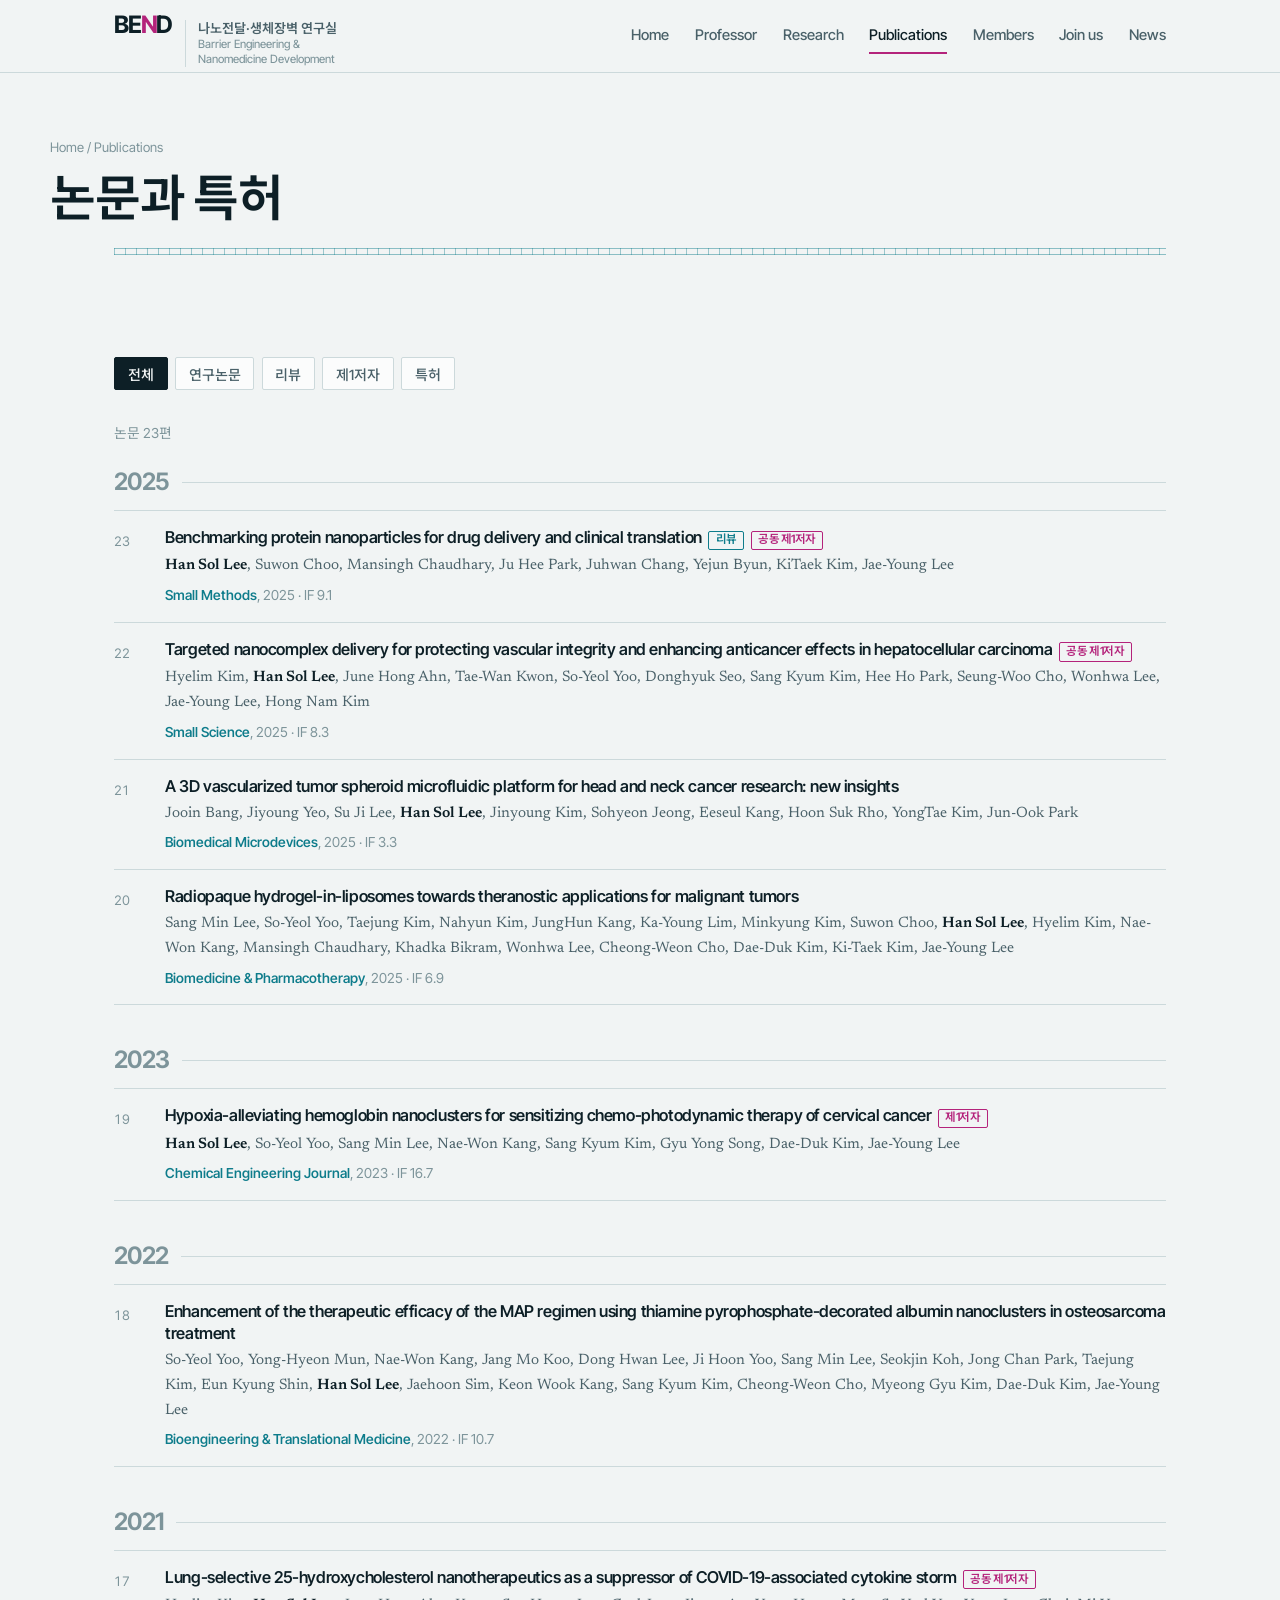
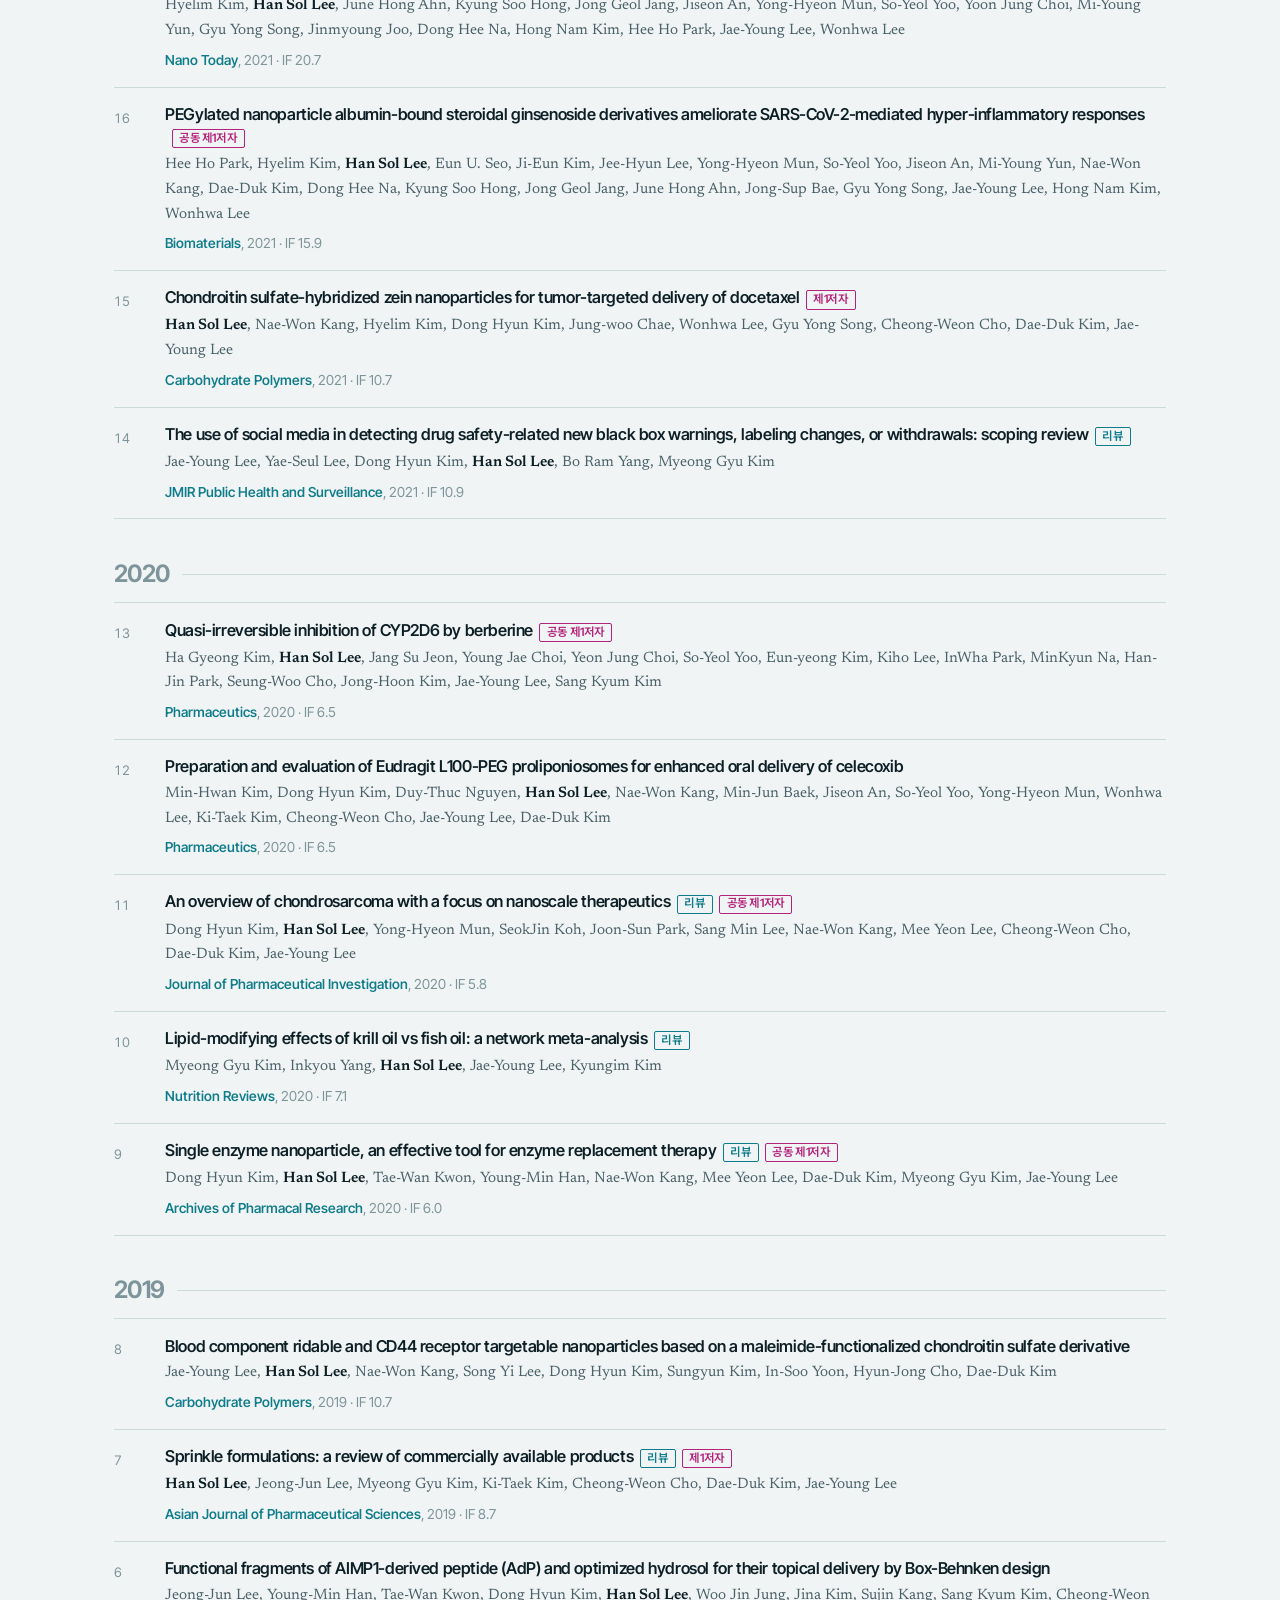
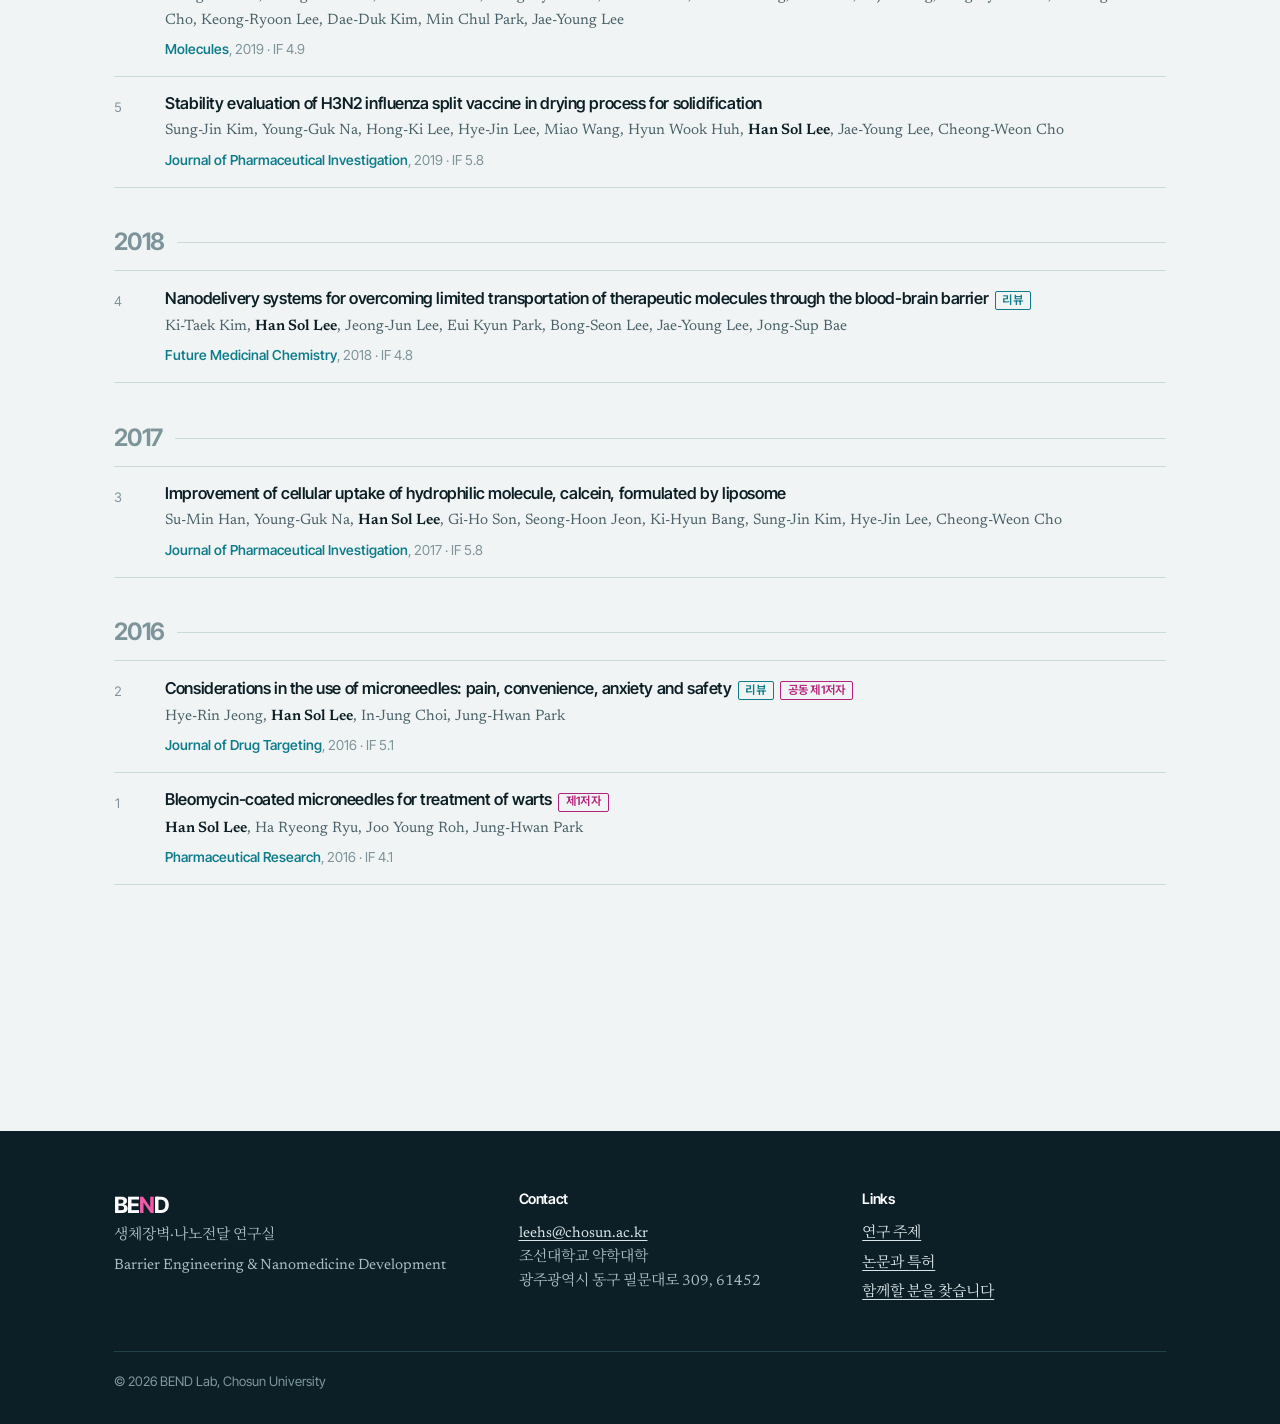
<file: publications.html>
<!DOCTYPE html>
<html lang="ko">
<head>
<meta charset="utf-8">
<meta name="viewport" content="width=device-width, initial-scale=1">
<title>Publications — BEND Lab</title>
<meta name="description" content="BEND Lab 논문 및 특허 목록.">
<link rel="preconnect" href="https://fonts.googleapis.com">
<link rel="preconnect" href="https://fonts.gstatic.com" crossorigin>
<link href="https://fonts.googleapis.com/css2?family=Inter+Tight:wght@400;500;600;700&family=Newsreader:opsz,wght@6..72,400;6..72,500;6..72,600&family=Noto+Sans+KR:wght@400;500;700&family=Noto+Serif+KR:wght@400;600&display=swap" rel="stylesheet">
<link rel="stylesheet" href="assets/css/style.css">
</head>
<body>

<header class="site-head">
  <div class="wrap head-inner">
    <a class="brand" href="index.html">
      <span class="brand-mark">BE<span>N</span>D</span>
      <span class="brand-sub"><b>나노전달·생체장벽 연구실</b>Barrier Engineering &amp; Nanomedicine Development</span>
    </a>
    <button class="nav-toggle" aria-expanded="false" aria-controls="nav">메뉴</button>
    <nav class="nav" id="nav">
      <a href="index.html">Home</a>
      <a href="professor.html">Professor</a>
      <a href="research.html">Research</a>
      <a href="publications.html">Publications</a>
      <a href="members.html">Members</a>
      <a href="join.html">Join us</a>
      <a href="news.html">News</a>
    </nav>
  </div>
</header>

<main>
  <div class="wrap page-head">
    <p class="crumb"><a href="index.html">Home</a> / Publications</p>
    <h1>논문과 특허</h1>
  </div>

  <div class="wrap"><div class="membrane membrane--live"></div></div>

  <section class="section">
    <div class="wrap">
      <div class="filters">
        <button class="filter" data-filter="all" aria-pressed="true">전체</button>
        <button class="filter" data-filter="article" aria-pressed="false">연구논문</button>
        <button class="filter" data-filter="review" aria-pressed="false">리뷰</button>
        <button class="filter" data-filter="lead" aria-pressed="false">제1저자</button>
        <button class="filter" data-filter="patents" aria-pressed="false">특허</button>
      </div>
      <p class="pub-count" id="pub-count"></p>
      <div id="pub-list"></div>
    </div>
  </section>
</main>

<footer class="site-foot">
  <div class="wrap">
    <div class="foot-grid">
      <div>
        <div class="foot-mark">BE<span>N</span>D</div>
        <p>생체장벽·나노전달 연구실</p>
        <p>Barrier Engineering &amp; Nanomedicine Development</p>
      </div>
      <div>
        <h4>Contact</h4>
        <address>
          <a href="mailto:leehs@chosun.ac.kr">leehs@chosun.ac.kr</a><br>
          조선대학교 약학대학<br>
          광주광역시 동구 필문대로 309, 61452
        </address>
      </div>
      <div>
        <h4>Links</h4>
        <p><a href="research.html">연구 주제</a></p>
        <p><a href="publications.html">논문과 특허</a></p>
        <p><a href="join.html">함께할 분을 찾습니다</a></p>
      </div>
    </div>
    <div class="foot-bottom">© <span class="js-year"></span> BEND Lab, Chosun University</div>
  </div>
</footer>

<script src="assets/js/data.js"></script>
<script src="assets/js/site.js"></script>
</body>
</html>
</file>
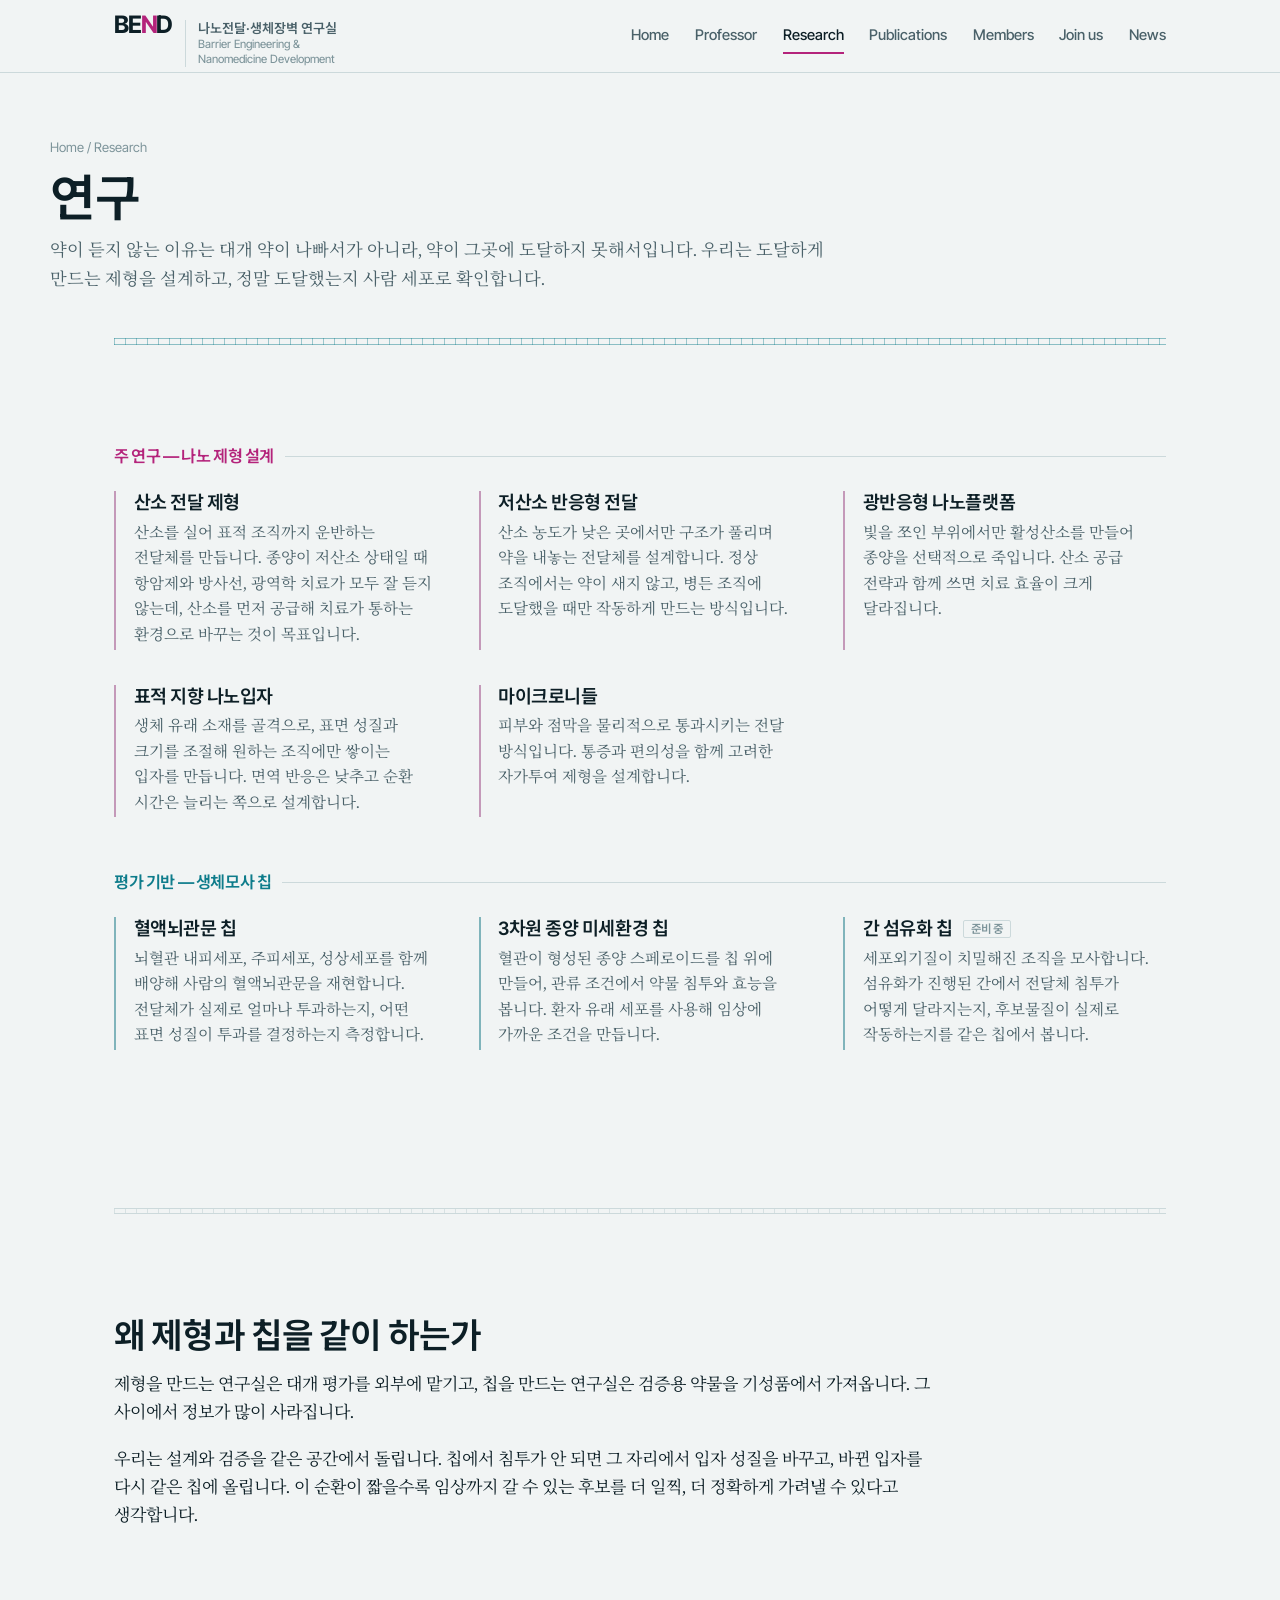
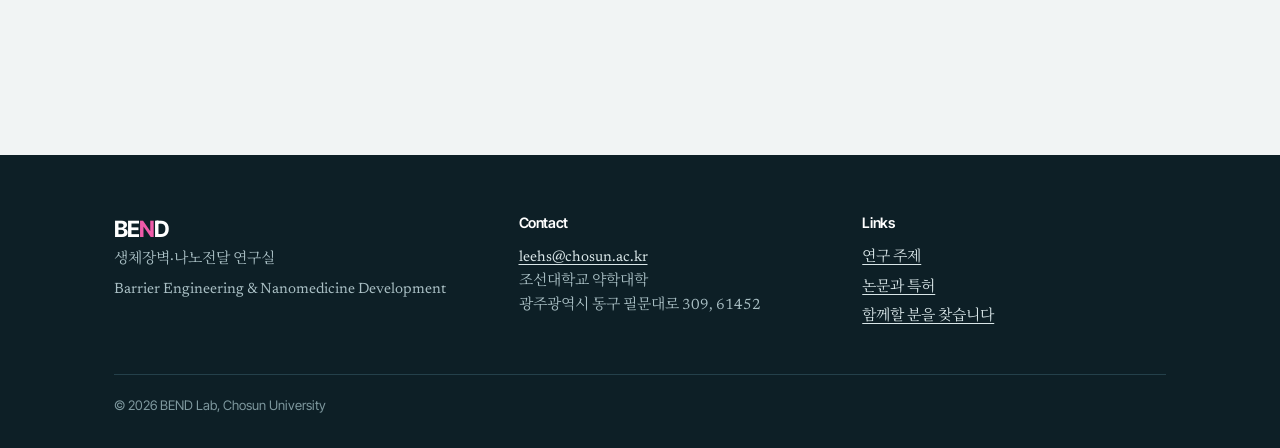
<file: research.html>
<!DOCTYPE html>
<html lang="ko">
<head>
<meta charset="utf-8">
<meta name="viewport" content="width=device-width, initial-scale=1">
<title>Research — BEND Lab</title>
<meta name="description" content="생체모사 칩 기반 평가 플랫폼과 나노 전달체 설계. BEND Lab의 연구 주제.">
<link rel="preconnect" href="https://fonts.googleapis.com">
<link rel="preconnect" href="https://fonts.gstatic.com" crossorigin>
<link href="https://fonts.googleapis.com/css2?family=Inter+Tight:wght@400;500;600;700&family=Newsreader:opsz,wght@6..72,400;6..72,500;6..72,600&family=Noto+Sans+KR:wght@400;500;700&family=Noto+Serif+KR:wght@400;600&display=swap" rel="stylesheet">
<link rel="stylesheet" href="assets/css/style.css">
</head>
<body>

<header class="site-head">
  <div class="wrap head-inner">
    <a class="brand" href="index.html">
      <span class="brand-mark">BE<span>N</span>D</span>
      <span class="brand-sub"><b>나노전달·생체장벽 연구실</b>Barrier Engineering &amp; Nanomedicine Development</span>
    </a>
    <button class="nav-toggle" aria-expanded="false" aria-controls="nav">메뉴</button>
    <nav class="nav" id="nav">
      <a href="index.html">Home</a>
      <a href="professor.html">Professor</a>
      <a href="research.html">Research</a>
      <a href="publications.html">Publications</a>
      <a href="members.html">Members</a>
      <a href="join.html">Join us</a>
      <a href="news.html">News</a>
    </nav>
  </div>
</header>

<main>
  <div class="wrap page-head">
    <p class="crumb"><a href="index.html">Home</a> / Research</p>
    <h1>연구</h1>
    <p class="sub narrow">
      약이 듣지 않는 이유는 대개 약이 나빠서가 아니라, 약이 그곳에 도달하지 못해서입니다.
      우리는 도달하게 만드는 제형을 설계하고, 정말 도달했는지 사람 세포로 확인합니다.
    </p>
  </div>

  <div class="wrap"><div class="membrane membrane--live"></div></div>

  <section class="section">
    <div class="wrap">

      <div class="axis axis-cross">
        <h2 class="axis-label">주 연구 — 나노 제형 설계</h2>
        <div class="topics">
          <div class="topic">
            <h3>산소 전달 제형</h3>
            <p>
              산소를 실어 표적 조직까지 운반하는 전달체를 만듭니다. 종양이 저산소 상태일 때
              항암제와 방사선, 광역학 치료가 모두 잘 듣지 않는데, 산소를 먼저 공급해
              치료가 통하는 환경으로 바꾸는 것이 목표입니다.
            </p>
          </div>
          <div class="topic">
            <h3>저산소 반응형 전달</h3>
            <p>
              산소 농도가 낮은 곳에서만 구조가 풀리며 약을 내놓는 전달체를 설계합니다.
              정상 조직에서는 약이 새지 않고, 병든 조직에 도달했을 때만 작동하게 만드는 방식입니다.
            </p>
          </div>
          <div class="topic">
            <h3>광반응형 나노플랫폼</h3>
            <p>
              빛을 쪼인 부위에서만 활성산소를 만들어 종양을 선택적으로 죽입니다.
              산소 공급 전략과 함께 쓰면 치료 효율이 크게 달라집니다.
            </p>
          </div>
          <div class="topic">
            <h3>표적 지향 나노입자</h3>
            <p>
              생체 유래 소재를 골격으로, 표면 성질과 크기를 조절해 원하는 조직에만
              쌓이는 입자를 만듭니다. 면역 반응은 낮추고 순환 시간은 늘리는 쪽으로 설계합니다.
            </p>
          </div>
          <div class="topic">
            <h3>마이크로니들</h3>
            <p>
              피부와 점막을 물리적으로 통과시키는 전달 방식입니다.
              통증과 편의성을 함께 고려한 자가투여 제형을 설계합니다.
            </p>
          </div>
        </div>
      </div>

      <div class="axis axis-build">
        <h2 class="axis-label">평가 기반 — 생체모사 칩</h2>
        <div class="topics">
          <div class="topic">
            <h3>혈액뇌관문 칩</h3>
            <p>
              뇌혈관 내피세포, 주피세포, 성상세포를 함께 배양해 사람의 혈액뇌관문을 재현합니다.
              전달체가 실제로 얼마나 투과하는지, 어떤 표면 성질이 투과를 결정하는지 측정합니다.
            </p>
          </div>
          <div class="topic">
            <h3>3차원 종양 미세환경 칩</h3>
            <p>
              혈관이 형성된 종양 스페로이드를 칩 위에 만들어, 관류 조건에서 약물 침투와 효능을 봅니다.
              환자 유래 세포를 사용해 임상에 가까운 조건을 만듭니다.
            </p>
          </div>
          <div class="topic">
            <h3>간 섬유화 칩 <span class="planned">준비 중</span></h3>
            <p>
              세포외기질이 치밀해진 조직을 모사합니다. 섬유화가 진행된 간에서 전달체 침투가
              어떻게 달라지는지, 후보물질이 실제로 작동하는지를 같은 칩에서 봅니다.
            </p>
          </div>
        </div>
      </div>

    </div>
  </section>

  <div class="wrap"><div class="membrane"></div></div>

  <section class="section">
    <div class="wrap narrow">
      <h2>왜 제형과 칩을 같이 하는가</h2>
      <p>
        제형을 만드는 연구실은 대개 평가를 외부에 맡기고, 칩을 만드는 연구실은 검증용 약물을
        기성품에서 가져옵니다. 그 사이에서 정보가 많이 사라집니다.
      </p>
      <p>
        우리는 설계와 검증을 같은 공간에서 돌립니다. 칩에서 침투가 안 되면 그 자리에서 입자 성질을 바꾸고,
        바뀐 입자를 다시 같은 칩에 올립니다. 이 순환이 짧을수록 임상까지 갈 수 있는 후보를
        더 일찍, 더 정확하게 가려낼 수 있다고 생각합니다.
      </p>
    </div>
  </section>

</main>

<footer class="site-foot">
  <div class="wrap">
    <div class="foot-grid">
      <div>
        <div class="foot-mark">BE<span>N</span>D</div>
        <p>생체장벽·나노전달 연구실</p>
        <p>Barrier Engineering &amp; Nanomedicine Development</p>
      </div>
      <div>
        <h4>Contact</h4>
        <address>
          <a href="mailto:leehs@chosun.ac.kr">leehs@chosun.ac.kr</a><br>
          조선대학교 약학대학<br>
          광주광역시 동구 필문대로 309, 61452
        </address>
      </div>
      <div>
        <h4>Links</h4>
        <p><a href="research.html">연구 주제</a></p>
        <p><a href="publications.html">논문과 특허</a></p>
        <p><a href="join.html">함께할 분을 찾습니다</a></p>
      </div>
    </div>
    <div class="foot-bottom">© <span class="js-year"></span> BEND Lab, Chosun University</div>
  </div>
</footer>

<script src="assets/js/data.js"></script>
<script src="assets/js/site.js"></script>
</body>
</html>
</file>
<file: assets/css/style.css>
/* ==========================================================================
   BEND Lab — Barrier Engineering & Nanomedicine Development
   Chosun University, College of Pharmacy
   ========================================================================== */

:root {
  --paper:      #f1f4f4;
  --paper-lift: #fbfcfc;
  --ink:        #0d1f26;
  --ink-soft:   #4a6169;
  --ink-faint:  #7d949a;
  --rule:       #ccd9db;
  --membrane:   #0e7c8b;   /* barriers we build — chips, tissue models */
  --signal:     #b4237b;   /* what crosses them — carriers, nanomedicine */

  --sans: "Inter Tight", "Noto Sans KR", system-ui, -apple-system, sans-serif;
  --serif: "Newsreader", "Noto Serif KR", Georgia, serif;

  --measure: 68ch;
  --gutter: clamp(1.25rem, 5vw, 5rem);
  --stack: clamp(3.5rem, 8vw, 7rem);
}

*, *::before, *::after { box-sizing: border-box; }

html { -webkit-text-size-adjust: 100%; scroll-behavior: smooth; }
@media (prefers-reduced-motion: reduce) {
  html { scroll-behavior: auto; }
  *, *::before, *::after {
    animation-duration: 0.01ms !important;
    animation-iteration-count: 1 !important;
    transition-duration: 0.01ms !important;
  }
}

body {
  margin: 0;
  background: var(--paper);
  color: var(--ink);
  font-family: var(--serif);
  font-size: 17px;
  line-height: 1.65;
  font-optical-sizing: auto;
}

img { max-width: 100%; display: block; }

a { color: var(--ink); text-decoration-thickness: 1px; text-underline-offset: 3px; }
a:hover { color: var(--signal); }

:focus-visible {
  outline: 2px solid var(--signal);
  outline-offset: 3px;
}

h1, h2, h3, h4, .sans { font-family: var(--sans); font-weight: 620; letter-spacing: -0.025em; word-break: keep-all; }
h1 { font-size: clamp(2.4rem, 6.5vw, 4.3rem); line-height: 1.02; margin: 0; }
h2 { font-size: clamp(1.5rem, 3.2vw, 2.15rem); line-height: 1.12; margin: 0 0 1.1rem; }
h3 { font-size: 1.15rem; line-height: 1.3; margin: 0 0 .4rem; font-weight: 600; }

p { margin: 0 0 1.1em; max-width: var(--measure); word-break: keep-all; }

.wrap { max-width: 1180px; margin: 0 auto; padding: 0 var(--gutter); }
.narrow { max-width: 820px; }
.wrap.narrow { max-width: 1180px; }
.wrap.narrow > * { max-width: 820px; }

/* --- membrane: the structural motif -------------------------------------- */
/* A porous bilayer. Used wherever the page separates one thing from another. */
.membrane {
  height: 6px;
  border-top: 1px solid var(--rule);
  border-bottom: 1px solid var(--rule);
  background-image: repeating-linear-gradient(
    to right,
    color-mix(in srgb, var(--rule) 70%, transparent) 0 1px,
    transparent 1px 11px
  );
}
.membrane--live {
  height: 7px;
  border-color: color-mix(in srgb, var(--membrane) 45%, transparent);
  background-image: repeating-linear-gradient(
    to right,
    color-mix(in srgb, var(--membrane) 38%, transparent) 0 1px,
    transparent 1px 11px
  );
}

/* --- header --------------------------------------------------------------- */
.site-head {
  position: sticky; top: 0; z-index: 50;
  background: color-mix(in srgb, var(--paper) 90%, transparent);
  backdrop-filter: saturate(1.4) blur(8px);
  border-bottom: 1px solid var(--rule);
}
.head-inner {
  display: flex; align-items: center; gap: 2rem;
  min-height: 72px;
}
.brand { display: flex; align-items: baseline; gap: .7rem; text-decoration: none; }
.brand-mark {
  font-family: var(--sans); font-weight: 700; font-size: 1.5rem;
  letter-spacing: -0.05em; color: var(--ink);
}
.brand-mark span { color: var(--signal); }
.brand-sub {
  font-family: var(--sans); font-size: .71rem; font-weight: 450;
  color: var(--ink-faint); letter-spacing: 0; line-height: 1.3;
  max-width: 23ch; padding-left: .75rem; margin-left: .1rem;
  border-left: 1px solid var(--rule);
}
.brand-sub b { display: block; font-weight: 600; font-size: .82rem; color: var(--ink-soft); }
@media (max-width: 1080px) {
  .brand-sub { max-width: none; font-size: 0; border-left: none; padding-left: .6rem; }
  .brand-sub b { font-size: .78rem; }
}
@media (max-width: 520px) { .brand-sub { display: none; } }
.nav { margin-left: auto; display: flex; gap: 1.6rem; align-items: center; }
.nav a {
  font-family: var(--sans); font-size: .92rem; font-weight: 500;
  text-decoration: none; color: var(--ink-soft); padding: .3rem 0;
  border-bottom: 2px solid transparent;
}
.nav a:hover { color: var(--ink); }
.nav a[aria-current="page"] { color: var(--ink); border-bottom-color: var(--signal); }

.nav-toggle {
  display: none; margin-left: auto; background: none; border: 1px solid var(--rule);
  border-radius: 3px; padding: .45rem .7rem; font-family: var(--sans); font-size: .85rem;
  color: var(--ink); cursor: pointer;
}
@media (max-width: 820px) {
  .brand-sub { display: none; }
  .nav-toggle { display: block; }
  .nav {
    display: none; position: absolute; top: 100%; left: 0; right: 0;
    flex-direction: column; align-items: flex-start; gap: 0;
    background: var(--paper-lift); border-bottom: 1px solid var(--rule);
    padding: .5rem var(--gutter) 1rem;
  }
  .nav.open { display: flex; }
  .nav a { width: 100%; padding: .6rem 0; border-bottom: 1px solid var(--rule); }
  .nav a[aria-current="page"] { border-bottom-color: var(--signal); }
}

/* --- hero ----------------------------------------------------------------- */
.hero { padding: clamp(3.5rem, 10vw, 7.5rem) 0 clamp(3rem, 7vw, 5rem); }
.hero h1 { max-width: 16ch; }

.hero-affil {
  font-family: var(--sans); font-size: .85rem; font-weight: 500;
  color: var(--ink-faint); margin: 0 0 .5rem;
}
.hero-name {
  font-family: var(--sans); font-size: 1.02rem; font-weight: 600;
  color: var(--ink); margin: 0 0 1.6rem;
}
.hero-name span { font-weight: 500; color: var(--ink-soft); margin-left: .5rem; }
.hero h1 .build { color: var(--membrane); }
.hero h1 .cross { color: var(--signal); }
.hero-lede {
  font-size: 1.15rem; color: var(--ink-soft); margin-top: 1.8rem;
  max-width: 52ch;
}
.hero-actions { display: flex; gap: .8rem; flex-wrap: wrap; margin-top: 1.8rem; }

.btn {
  font-family: var(--sans); font-size: .93rem; font-weight: 550;
  text-decoration: none; padding: .62rem 1.15rem; border-radius: 2px;
  border: 1px solid var(--ink); color: var(--ink); background: none;
  transition: background .15s ease, color .15s ease;
}
.btn:hover { background: var(--ink); color: var(--paper); }
.btn-solid { background: var(--ink); color: var(--paper); }
.btn-solid:hover { background: var(--signal); border-color: var(--signal); color: #fff; }

/* --- sections ------------------------------------------------------------- */
.section { padding: var(--stack) 0; }
.section-head { margin-bottom: 2.4rem; }
.section-head p { color: var(--ink-soft); }

.page-head { padding: clamp(2.5rem, 6vw, 4rem) 0 1.5rem; }
.crumb {
  font-family: var(--sans); font-size: .82rem; color: var(--ink-faint);
  margin: 0 0 .9rem;
}
.crumb a { text-decoration: none; color: var(--ink-faint); }
.crumb a:hover { color: var(--signal); }
.page-head h1 { font-size: clamp(2rem, 5vw, 3.1rem); }
.page-head .sub { color: var(--ink-soft); margin-top: .9rem; font-size: 1.08rem; }

/* --- research ------------------------------------------------------------- */
.axis { margin-bottom: 3.5rem; }
.axis-label {
  font-family: var(--sans); font-size: 1.02rem; font-weight: 600;
  display: flex; align-items: center; gap: .7rem; margin-bottom: 1.6rem;
}
.axis-label::after {
  content: ""; flex: 1; height: 1px; background: var(--rule);
}
.axis-build .axis-label { color: var(--membrane); }
.axis-cross .axis-label { color: var(--signal); }

.topics { display: grid; grid-template-columns: repeat(auto-fit, minmax(260px, 1fr)); gap: 2.2rem 2.6rem; }
.topic { border-left: 2px solid var(--rule); padding-left: 1.1rem; }
.axis-build .topic { border-left-color: color-mix(in srgb, var(--membrane) 40%, var(--rule)); }
.axis-cross .topic { border-left-color: color-mix(in srgb, var(--signal) 35%, var(--rule)); }
.topic h3 { font-family: var(--sans); }
.topic p { font-size: .97rem; color: var(--ink-soft); margin: 0; }
.topic .planned {
  font-family: var(--sans); font-size: .72rem; font-weight: 600;
  color: var(--ink-faint); border: 1px solid var(--rule); border-radius: 2px;
  padding: .05rem .4rem; margin-left: .45rem; vertical-align: 2px;
}

/* --- professor ------------------------------------------------------------ */
.pi-grid {
  display: grid; grid-template-columns: 300px minmax(0, 1fr);
  gap: clamp(2rem, 5vw, 3.5rem); align-items: start;
}
@media (max-width: 780px) { .pi-grid { grid-template-columns: 1fr; } }
.pi-photo {
  width: 100%; aspect-ratio: 3/4; object-fit: cover;
  background: var(--rule); border-radius: 2px;
}
.pi-photo-fallback {
  width: 100%; aspect-ratio: 3/4; border-radius: 2px;
  background: linear-gradient(160deg, #dfe8e9, #eef2f2);
  display: grid; place-items: center;
  font-family: var(--sans); font-size: .85rem; color: var(--ink-faint);
  text-align: center; padding: 1rem; border: 1px dashed var(--rule);
}
.pi-contact { margin-top: 1.1rem; font-family: var(--sans); font-size: .9rem; }
.pi-contact a { display: block; padding: .22rem 0; color: var(--ink-soft); text-decoration: none; }
.pi-contact a:hover { color: var(--signal); }

.keywords { display: flex; flex-wrap: wrap; gap: .5rem; margin: 0 0 2.4rem; padding: 0; list-style: none; }
.keywords li {
  font-family: var(--sans); font-size: .85rem; color: var(--ink-soft);
  border: 1px solid var(--rule); border-radius: 2px; padding: .25rem .6rem;
  background: var(--paper-lift);
}

.timeline { list-style: none; margin: 0 0 2.6rem; padding: 0; }
.timeline li {
  display: grid; grid-template-columns: 8.5rem minmax(0, 1fr);
  gap: 1.2rem; padding: .85rem 0; border-top: 1px solid var(--rule);
}
.timeline li:last-child { border-bottom: 1px solid var(--rule); }
@media (max-width: 620px) {
  .timeline li { grid-template-columns: 1fr; gap: .2rem; }
}
.timeline .when {
  font-family: var(--sans); font-size: .86rem; color: var(--ink-faint);
  padding-top: .18rem; font-variant-numeric: tabular-nums;
}
.timeline .what strong { font-family: var(--sans); font-weight: 600; font-size: 1rem; }
.timeline .what span { display: block; color: var(--ink-soft); font-size: .95rem; }

/* --- publications --------------------------------------------------------- */
.filters { display: flex; flex-wrap: wrap; gap: .45rem; margin-bottom: 2rem; }
.filter {
  font-family: var(--sans); font-size: .88rem; font-weight: 500;
  border: 1px solid var(--rule); background: var(--paper-lift); color: var(--ink-soft);
  border-radius: 2px; padding: .35rem .8rem; cursor: pointer;
  transition: background .15s ease, color .15s ease, border-color .15s ease;
}
.filter:hover { border-color: var(--ink-faint); color: var(--ink); }
.filter[aria-pressed="true"] {
  background: var(--ink); border-color: var(--ink); color: var(--paper);
}

.pub-count { font-family: var(--sans); font-size: .86rem; color: var(--ink-faint); margin-bottom: 1.5rem; }

.year-group { margin-bottom: 2.6rem; }
.year-mark {
  font-family: var(--sans); font-weight: 650; font-size: 1.5rem;
  color: var(--ink-faint); margin: 0 0 .9rem;
  display: flex; align-items: center; gap: .8rem;
}
.year-mark::after { content: ""; flex: 1; height: 1px; background: var(--rule); }

.pub {
  display: grid; grid-template-columns: 2.2rem minmax(0, 1fr);
  gap: 1rem; padding: .95rem 0; border-top: 1px solid var(--rule);
}
.pub:last-child { border-bottom: 1px solid var(--rule); }
.pub-n {
  font-family: var(--sans); font-size: .82rem; color: var(--ink-faint);
  font-variant-numeric: tabular-nums; padding-top: .3rem;
}
.pub-title { font-family: var(--sans); font-weight: 570; font-size: 1.02rem; line-height: 1.35; margin: 0 0 .3rem; }
.pub-authors { font-size: .94rem; color: var(--ink-soft); margin: 0 0 .3rem; max-width: none; }
.pub-authors b { color: var(--ink); font-weight: 600; }
.pub-meta { font-family: var(--sans); font-size: .86rem; color: var(--ink-faint); margin: 0; }
.pub-meta em { font-style: normal; color: var(--membrane); font-weight: 550; }
.tag {
  display: inline-block; font-family: var(--sans); font-size: .72rem; font-weight: 600;
  border-radius: 2px; padding: .05rem .4rem; margin-left: .4rem;
  border: 1px solid currentColor;
}
.tag-review { color: var(--membrane); }
.tag-first { color: var(--signal); }
.tag-corr { color: var(--ink-faint); }

/* --- members -------------------------------------------------------------- */
.member-grid { display: grid; grid-template-columns: repeat(auto-fit, minmax(170px, 1fr)); gap: 1.8rem; }
@media (min-width: 900px) { .member-grid { grid-template-columns: repeat(3, 1fr); } }
.member-photo {
  width: 100%; aspect-ratio: 1; object-fit: cover; border-radius: 2px;
  background: var(--rule); margin-bottom: .8rem;
}
.member-photo-fallback {
  width: 100%; aspect-ratio: 1; border-radius: 2px; margin-bottom: .8rem;
  background: linear-gradient(160deg, #e3ebec, #f2f5f5); border: 1px dashed var(--rule);
}
.member h3 { font-family: var(--sans); margin-bottom: .15rem; }
.member .role { font-family: var(--sans); font-size: .85rem; color: var(--signal); margin: 0 0 .35rem; }
.member .name-en { font-family: var(--sans); font-size: .82rem; color: var(--ink-faint); margin: 0 0 .3rem; }
.member .focus { font-size: .93rem; color: var(--ink-soft); margin: 0; }

.recruit {
  border: 1px solid var(--rule); border-left: 3px solid var(--signal);
  background: var(--paper-lift); padding: 1.6rem 1.8rem; border-radius: 2px;
  margin-top: 3rem;
}
.recruit h3 { font-family: var(--sans); }
.recruit p { color: var(--ink-soft); margin-bottom: .9rem; }

/* --- news ----------------------------------------------------------------- */
.news-list { list-style: none; margin: 0; padding: 0; }
.news-list li {
  display: grid; grid-template-columns: 7rem minmax(0, 1fr); gap: 1.2rem;
  padding: 1.1rem 0; border-top: 1px solid var(--rule);
}
.news-list li:last-child { border-bottom: 1px solid var(--rule); }
@media (max-width: 620px) { .news-list li { grid-template-columns: 1fr; gap: .25rem; } }
.news-date { font-family: var(--sans); font-size: .86rem; color: var(--ink-faint); font-variant-numeric: tabular-nums; padding-top: .15rem; }
.news-body h3 { font-family: var(--sans); font-size: 1.02rem; }
.news-body p { font-size: .96rem; color: var(--ink-soft); margin: 0; }

/* --- home: news + highlights --------------------------------------------- */
.two-col { display: grid; grid-template-columns: minmax(0,1fr) minmax(0,1fr); gap: clamp(2rem,5vw,4rem); }
@media (max-width: 820px) { .two-col { grid-template-columns: 1fr; } }

.stat-row { display: flex; gap: 2.6rem; flex-wrap: wrap; margin-top: 2rem; }
.stat b { font-family: var(--sans); font-size: 2rem; font-weight: 650; display: block; line-height: 1; }
.stat span { font-family: var(--sans); font-size: .84rem; color: var(--ink-faint); }

/* --- footer --------------------------------------------------------------- */
.site-foot { background: var(--ink); color: #c3d3d7; padding: clamp(2.5rem,5vw,3.5rem) 0 2rem; margin-top: var(--stack); }
.foot-grid { display: grid; grid-template-columns: minmax(0,1.2fr) minmax(0,1fr) minmax(0,1fr); gap: 2.5rem; }
@media (max-width: 780px) { .foot-grid { grid-template-columns: 1fr; gap: 1.8rem; } }
.site-foot h4 { font-family: var(--sans); font-size: .9rem; color: #fff; margin: 0 0 .7rem; font-weight: 600; }
.site-foot p, .site-foot address {
  font-size: .93rem; font-style: normal; color: #a9bfc4; margin: 0 0 .35rem; line-height: 1.6;
}
.site-foot a { color: #d9e6e8; }
.site-foot a:hover { color: #fff; }
.foot-mark { font-family: var(--sans); font-weight: 700; font-size: 1.4rem; letter-spacing: -.05em; color: #fff; }
.foot-mark span { color: #ef5aa8; }
.foot-bottom {
  margin-top: 2.5rem; padding-top: 1.2rem; border-top: 1px solid #24404a;
  font-family: var(--sans); font-size: .82rem; color: #7e989e;
}

/* --- join ------------------------------------------------------------------ */
.values { display: grid; grid-template-columns: repeat(auto-fit, minmax(200px, 1fr)); gap: 1.8rem 2.2rem; margin: 0 0 1rem; }
.value h3 { font-family: var(--sans); font-size: 1.02rem; margin-bottom: .35rem; }
.value p { font-size: .95rem; color: var(--ink-soft); margin: 0; }
.value .en {
  font-family: var(--sans); font-size: .78rem; font-weight: 600;
  color: var(--signal); display: block; margin-bottom: .15rem; letter-spacing: 0;
}

.plainlist { list-style: none; margin: 0 0 1.4rem; padding: 0; max-width: var(--measure); }
.plainlist li {
  padding: .55rem 0 .55rem 1.1rem; border-top: 1px solid var(--rule);
  font-size: .98rem; position: relative;
}
.plainlist li:last-child { border-bottom: 1px solid var(--rule); }
.plainlist li::before {
  content: ""; position: absolute; left: 0; top: 1.15rem;
  width: 5px; height: 5px; background: var(--signal); border-radius: 50%;
}
.plainlist strong { font-family: var(--sans); font-weight: 600; }

.photo-row { display: grid; grid-template-columns: repeat(auto-fit, minmax(230px, 1fr)); gap: 1.3rem; margin: 1.8rem 0 0; max-width: 720px; }
.photo-row figure { margin: 0; }
.photo-row img { width: 100%; aspect-ratio: 3/2; object-fit: cover; border-radius: 2px; }
.photo-row figcaption { font-family: var(--sans); font-size: .85rem; color: var(--ink-faint); margin-top: .5rem; }

.gallery { display: grid; grid-template-columns: minmax(0, 1.5fr) minmax(0, 1fr); gap: 1.4rem; align-items: start; max-width: 760px; margin-top: 1.8rem; }
@media (max-width: 640px) { .gallery { grid-template-columns: 1fr; } }
.gallery figure { margin: 0; }
.gallery img { width: 100%; border-radius: 2px; display: block; }
.gallery .shot img { aspect-ratio: 3/2; object-fit: cover; }
.gallery figcaption { font-family: var(--sans); font-size: .85rem; color: var(--ink-faint); margin-top: .5rem; }
</file>
